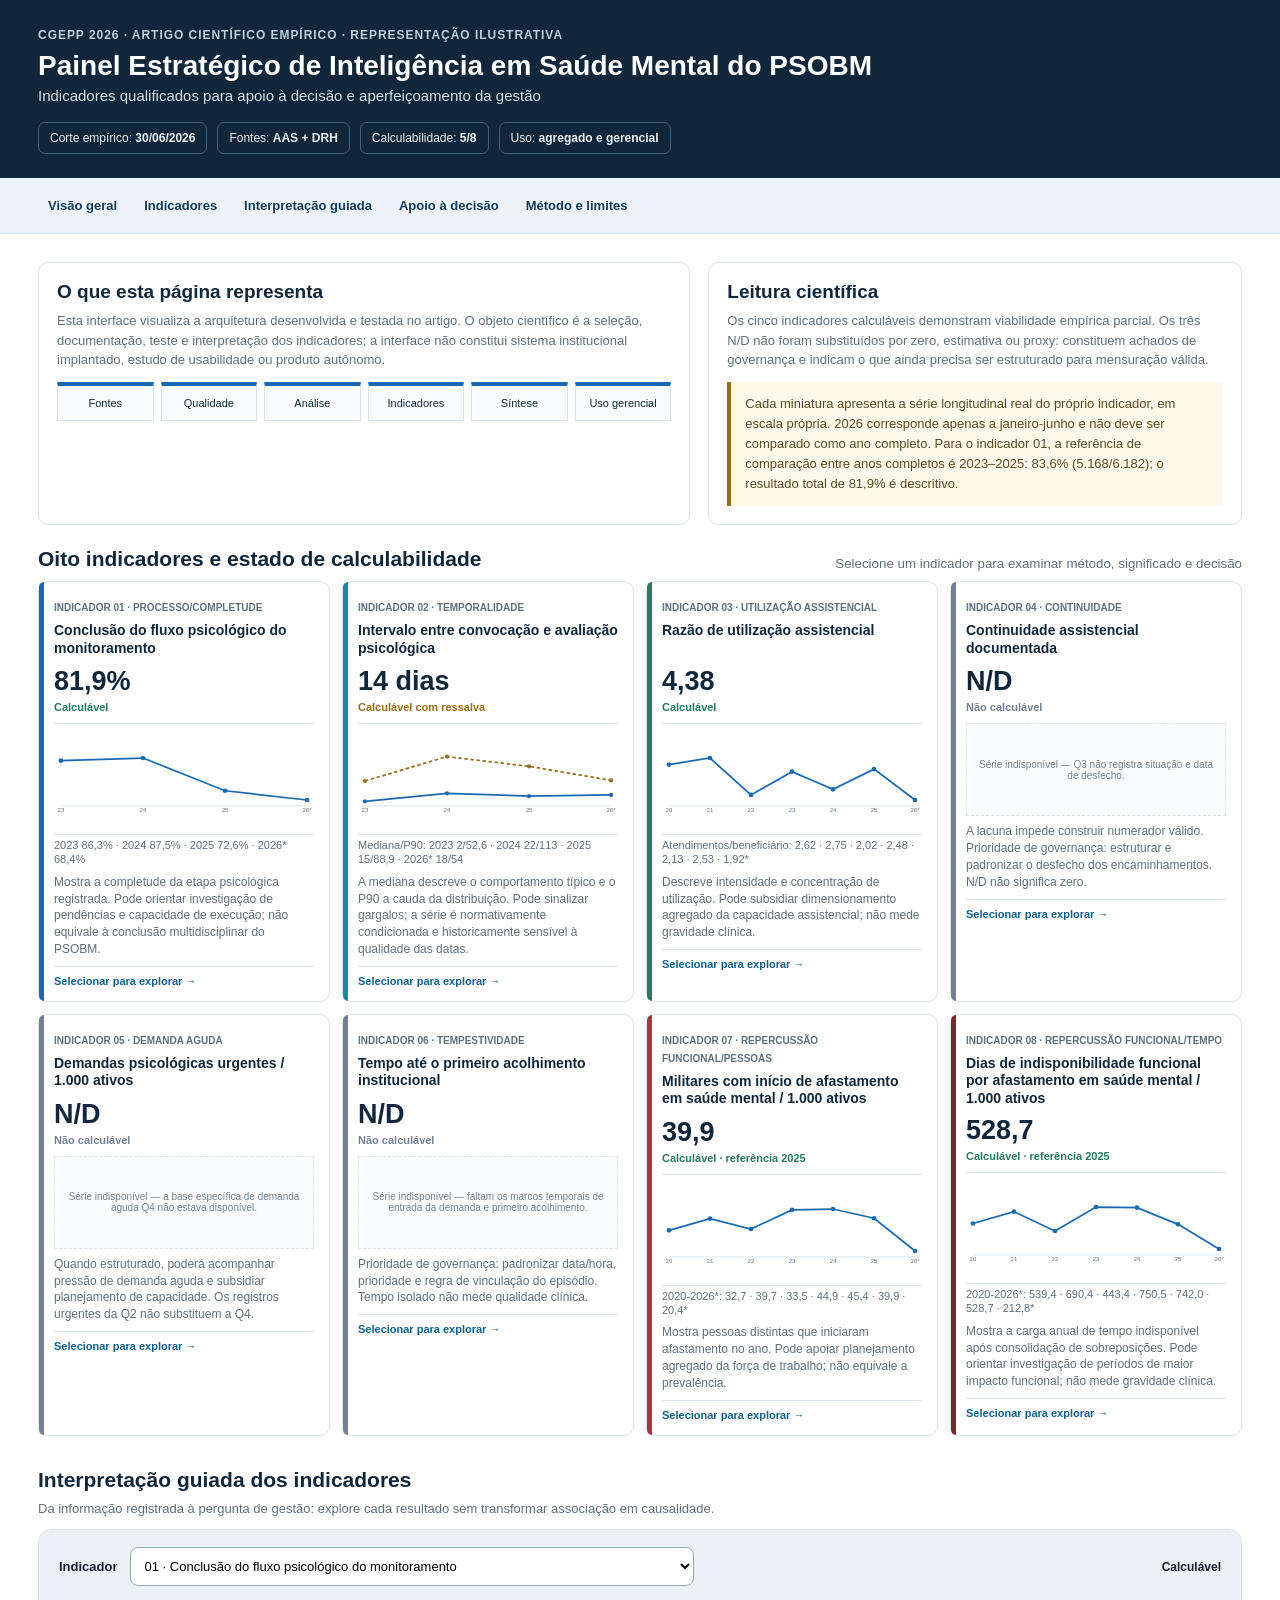
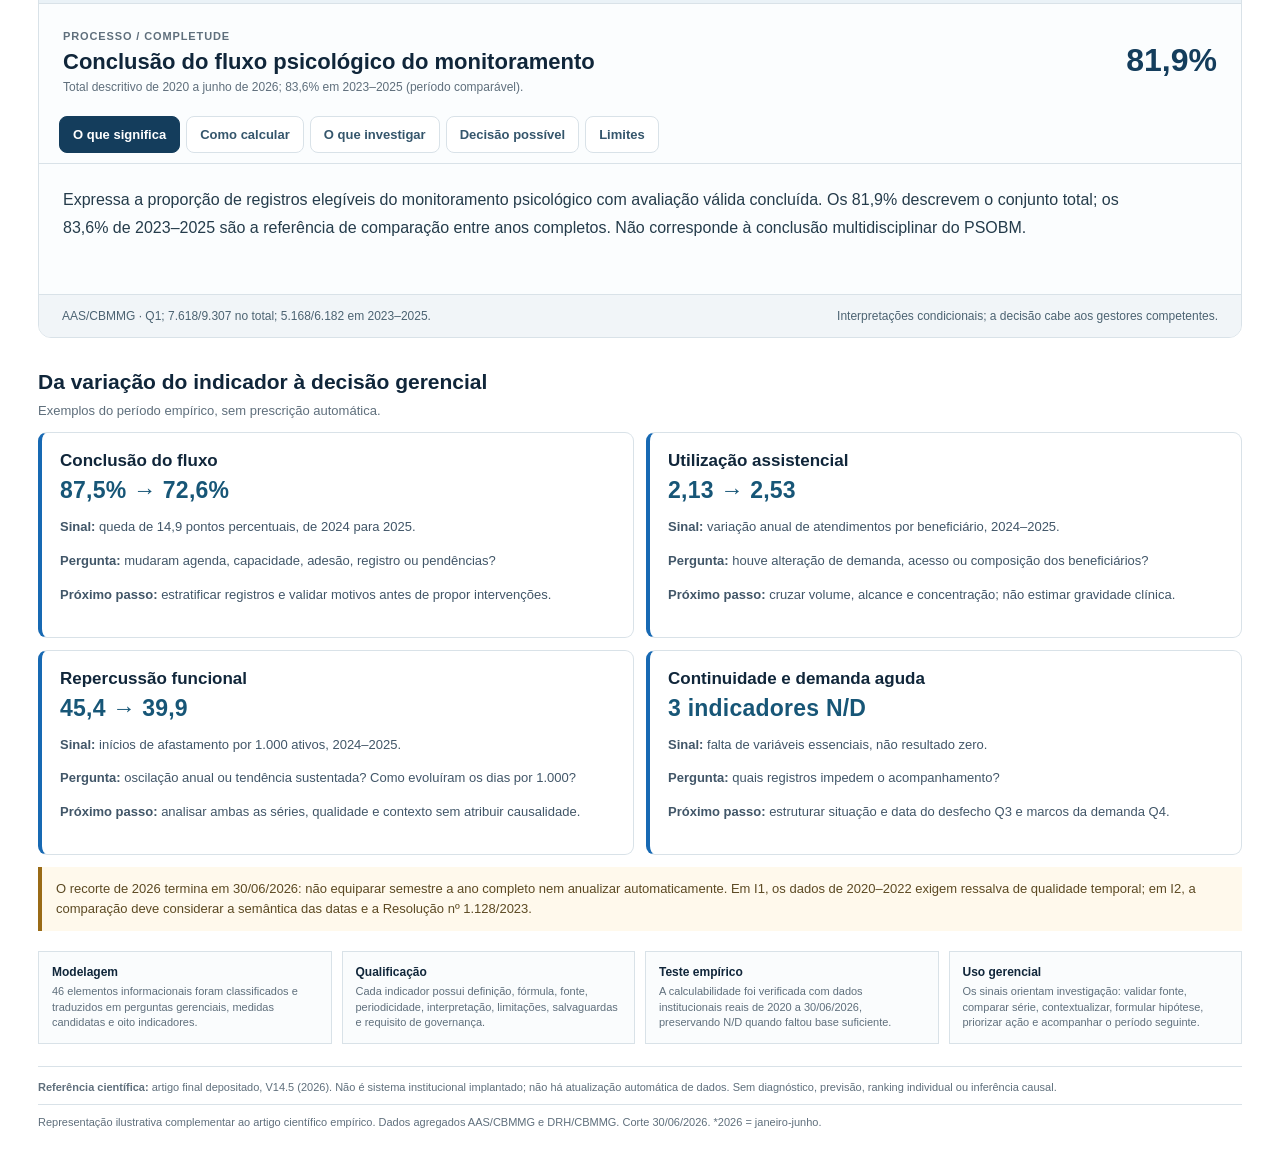
<file: index.html>
<!doctype html>
<html lang="pt-BR"><head><meta charset="utf-8"><meta name="viewport" content="width=device-width,initial-scale=1"><meta http-equiv="refresh" content="0;url=v070.html"><title>Representação ilustrativa - Indicadores qualificados do PSOBM</title><link rel="canonical" href="v070.html"></head><body><p>Redirecionando para a representação ilustrativa complementar ao artigo científico empírico.</p><p><a href="v070.html">Abrir representação ilustrativa V07</a></p></body></html>
</file>
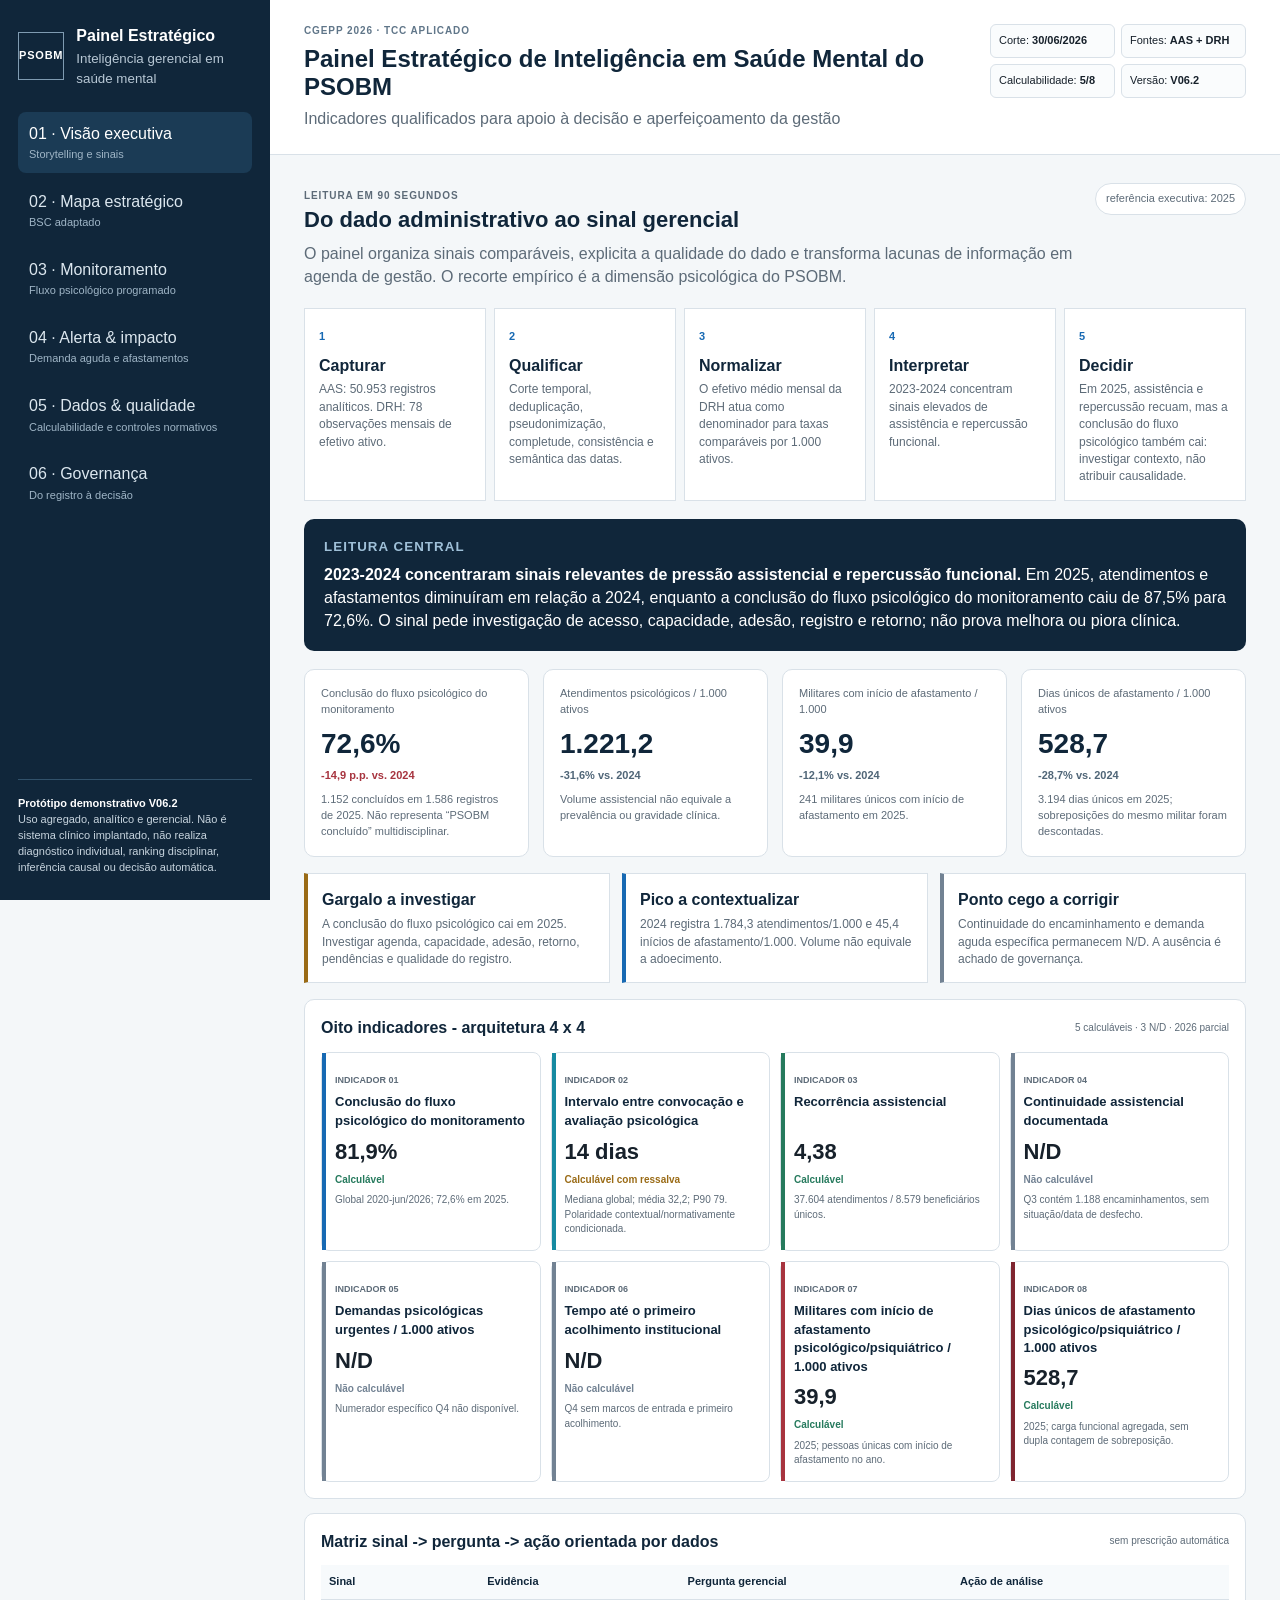
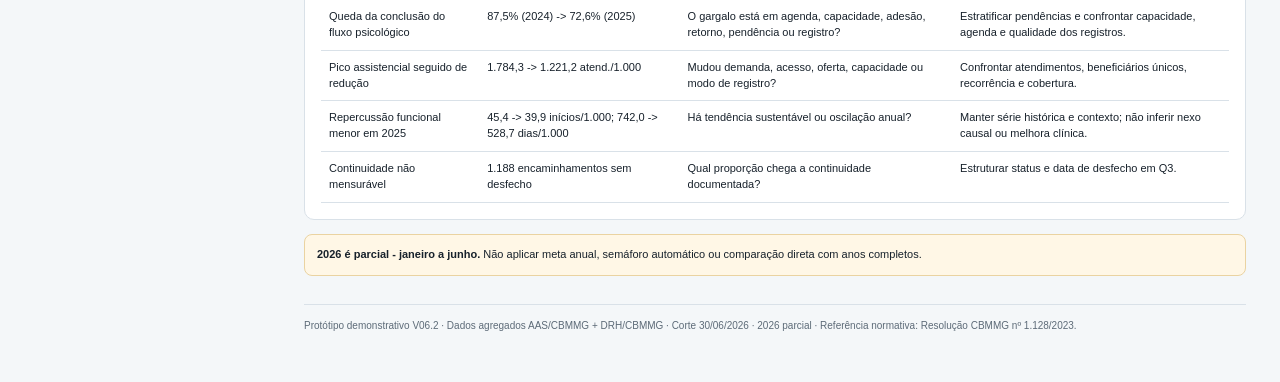
<file: v062.html>
<!doctype html>
<html lang="pt-BR">
<head>
<meta charset="utf-8">
<meta name="viewport" content="width=device-width,initial-scale=1">
<meta name="description" content="Protótipo demonstrativo V06.2 do Painel Estratégico de Inteligência em Saúde Mental do PSOBM, com indicadores qualificados AAS + DRH para apoio à decisão.">
<title>Painel Estratégico de Inteligência em Saúde Mental do PSOBM - V06.2</title>
<style>
:root{--ink:#10263a;--muted:#5d6b78;--line:#d9e1e8;--bg:#f4f7f9;--card:#fff;--blue:#1769b3;--teal:#168aa1;--green:#267a5d;--red:#a7343f;--burg:#7f2530;--gray:#728293;--amber:#9a6b16;--soft:#eaf1f6}
*{box-sizing:border-box}html{scroll-behavior:smooth}body{margin:0;font-family:Arial,Helvetica,sans-serif;background:var(--bg);color:#17212b;line-height:1.45}.shell{display:grid;grid-template-columns:270px 1fr;min-height:100vh}.side{position:sticky;top:0;height:100vh;background:var(--ink);color:#fff;padding:24px 18px;display:flex;flex-direction:column;gap:24px}.brand{display:flex;gap:12px;align-items:center}.mark{width:48px;height:48px;border:1px solid #7f9bb1;display:grid;place-items:center;font-size:11px;font-weight:700;letter-spacing:.8px}.brand b{display:block;font-size:16px}.brand small{display:block;color:#b8c8d5;margin-top:2px}.nav{display:grid;gap:7px}.nav button{border:0;background:transparent;color:#dce7ef;text-align:left;padding:10px 11px;border-radius:8px;cursor:pointer;font:inherit}.nav button:hover,.nav button.active{background:#1b3b55;color:#fff}.nav small{display:block;color:#9fb5c6;font-size:11px;margin-top:2px}.foot{margin-top:auto;border-top:1px solid #31516a;padding-top:16px;font-size:11px;color:#c7d4de}.foot b{color:#fff}.main{min-width:0}.top{background:#fff;border-bottom:1px solid var(--line);padding:24px 34px;display:flex;justify-content:space-between;gap:20px;align-items:flex-start}.eyebrow{text-transform:uppercase;letter-spacing:.09em;font-size:10px;font-weight:700;color:#607689;margin:0 0 6px}.top h1{margin:0;font-size:24px;color:var(--ink);line-height:1.2}.sub{margin:5px 0 0;color:var(--muted)}.meta{display:grid;grid-template-columns:repeat(2,minmax(125px,1fr));gap:6px;font-size:11px}.meta span{border:1px solid var(--line);border-radius:6px;padding:8px;background:#fafcfd}.content{padding:28px 34px 48px}.view{display:none}.view.active{display:block}.section-head{display:flex;justify-content:space-between;gap:20px;align-items:flex-start;margin-bottom:20px}.section-head h2{margin:0;color:var(--ink);font-size:22px}.section-head p{margin:6px 0 0;color:var(--muted);max-width:850px}.pill{border:1px solid var(--line);background:#fff;padding:7px 10px;border-radius:999px;font-size:11px;color:var(--muted);white-space:nowrap}.story{display:grid;grid-template-columns:repeat(5,1fr);gap:8px;margin:18px 0}.story article{background:#fff;border:1px solid var(--line);padding:14px;min-height:120px}.story .n{font-size:11px;font-weight:700;color:var(--blue)}.story b{display:block;margin:8px 0 4px;color:var(--ink)}.story p{margin:0;color:var(--muted);font-size:12px}.callout{background:var(--ink);color:#fff;padding:18px 20px;border-radius:10px;margin:14px 0 18px}.callout small{display:block;color:#9fc0d8;text-transform:uppercase;letter-spacing:.08em;font-weight:700}.callout p{margin:7px 0 0}.grid{display:grid;gap:14px}.four{grid-template-columns:repeat(4,1fr)}.two{grid-template-columns:repeat(2,1fr)}.card,.panel{background:#fff;border:1px solid var(--line);border-radius:10px;padding:16px}.card .label{font-size:11px;color:var(--muted);min-height:34px}.card .value{font-size:28px;font-weight:700;color:var(--ink);margin:4px 0}.delta{font-size:11px;font-weight:700}.down{color:var(--red)}.neutral{color:#506678}.card p{font-size:11px;color:var(--muted);margin:8px 0 0}.signals{display:grid;grid-template-columns:repeat(3,1fr);gap:12px;margin:16px 0}.signal{background:#fff;border:1px solid var(--line);border-left:4px solid var(--blue);padding:14px}.signal.warn{border-left-color:var(--amber)}.signal.gap{border-left-color:var(--gray)}.signal b{color:var(--ink)}.signal p{font-size:12px;color:var(--muted);margin:5px 0 0}.panel{margin:14px 0}.ph{display:flex;justify-content:space-between;gap:16px;align-items:center;margin-bottom:12px}.ph h3{margin:0;color:var(--ink);font-size:16px}.legend{font-size:10px;color:var(--muted)}.kpis{display:grid;grid-template-columns:repeat(4,1fr);gap:10px}.kpi{border:1px solid var(--line);padding:13px;border-radius:8px;position:relative}.kpi:before{content:"";position:absolute;left:0;top:0;bottom:0;width:4px;background:var(--accent)}.kpi .code{font-size:9px;font-weight:700;color:var(--muted)}.kpi b{display:block;color:var(--ink);font-size:13px;min-height:39px;margin:4px 0}.kpi .v{font-size:22px;font-weight:700}.status{font-size:10px;margin-top:5px;font-weight:700}.ok{color:var(--green)}.res{color:var(--amber)}.nd{color:var(--gray)}.kpi p{font-size:10px;color:var(--muted);margin:6px 0 0}.table-wrap{overflow:auto}table{border-collapse:collapse;width:100%;font-size:11px}th,td{border-bottom:1px solid var(--line);text-align:left;padding:9px 8px;vertical-align:top}th{color:var(--ink);background:#f7fafc}.banner{margin:14px 0;background:#fff7e6;border:1px solid #ead3a1;padding:12px;border-radius:8px;font-size:11px}.strategy{display:grid;gap:8px}.persp{background:#fff;border:1px solid var(--line);padding:14px;border-radius:8px}.persp header{display:flex;gap:12px}.persp .num{font-size:18px;color:var(--blue);font-weight:700}.persp p{margin:5px 0 0;color:var(--muted);font-size:12px}.tags{margin-top:8px;display:flex;flex-wrap:wrap;gap:6px}.tags span{font-size:10px;background:var(--soft);padding:4px 7px;border-radius:999px;color:var(--ink)}.arrow{text-align:center;color:#728293}.bars{display:grid;gap:9px}.bar-row{display:grid;grid-template-columns:55px 1fr 65px;gap:10px;align-items:center;font-size:10px}.bar{height:12px;background:#e5ebf0;position:relative}.bar i{display:block;height:100%;background:var(--blue)}.bar.red i{background:var(--red)}.bar.green i{background:var(--green)}.norm-grid{display:grid;grid-template-columns:repeat(3,1fr);gap:10px}.norm{border:1px solid var(--line);background:#fff;padding:13px;border-radius:8px}.norm b{display:block;color:var(--ink);font-size:13px}.norm .rule{font-size:20px;font-weight:700;margin:4px 0}.norm p{font-size:11px;color:var(--muted);margin:0}.norm .nstatus{margin-top:7px;font-size:10px;font-weight:700}.maturity{display:grid;grid-template-columns:repeat(4,1fr);gap:10px}.maturity article{border:1px solid var(--line);background:#fff;padding:13px}.maturity b{color:var(--ink)}.maturity p{font-size:11px;color:var(--muted);margin:5px 0 0}.note{font-size:10px;color:var(--muted)}.footer{margin-top:28px;border-top:1px solid var(--line);padding-top:14px;color:var(--muted);font-size:10px}.print-only{display:none}
@media(max-width:1100px){.four,.kpis{grid-template-columns:repeat(2,1fr)}.story{grid-template-columns:repeat(3,1fr)}.maturity{grid-template-columns:repeat(2,1fr)}}
@media(max-width:760px){.shell{display:block}.side{position:relative;height:auto}.nav{grid-template-columns:repeat(2,1fr)}.top{display:block;padding:20px}.meta{margin-top:14px}.content{padding:20px}.two,.four,.signals,.norm-grid,.maturity,.story,.kpis{grid-template-columns:1fr}.section-head{display:block}.pill{display:inline-block;margin-top:10px}}
@media print{.side{display:none}.shell{display:block}.top{padding:12mm}.content{padding:8mm 12mm}.view{display:block!important;page-break-after:always}.print-only{display:block}}
</style>
</head>
<body>
<div class="shell">
<aside class="side">
  <div class="brand"><div class="mark">PSOBM</div><div><b>Painel Estratégico</b><small>Inteligência gerencial em saúde mental</small></div></div>
  <nav class="nav">
    <button class="active" data-view="executivo">01 · Visão executiva<small>Storytelling e sinais</small></button>
    <button data-view="bsc">02 · Mapa estratégico<small>BSC adaptado</small></button>
    <button data-view="monitoramento">03 · Monitoramento<small>Fluxo psicológico programado</small></button>
    <button data-view="impacto">04 · Alerta & impacto<small>Demanda aguda e afastamentos</small></button>
    <button data-view="qualidade">05 · Dados & qualidade<small>Calculabilidade e controles normativos</small></button>
    <button data-view="governanca">06 · Governança<small>Do registro à decisão</small></button>
  </nav>
  <div class="foot"><b>Protótipo demonstrativo V06.2</b><br>Uso agregado, analítico e gerencial. Não é sistema clínico implantado, não realiza diagnóstico individual, ranking disciplinar, inferência causal ou decisão automática.</div>
</aside>
<main class="main">
<header class="top">
  <div><p class="eyebrow">CGEPP 2026 · TCC aplicado</p><h1>Painel Estratégico de Inteligência em Saúde Mental do PSOBM</h1><p class="sub">Indicadores qualificados para apoio à decisão e aperfeiçoamento da gestão</p></div>
  <div class="meta"><span>Corte: <b>30/06/2026</b></span><span>Fontes: <b>AAS + DRH</b></span><span>Calculabilidade: <b>5/8</b></span><span>Versão: <b>V06.2</b></span></div>
</header>
<div class="content">
<section class="view active" id="executivo">
  <div class="section-head"><div><p class="eyebrow">Leitura em 90 segundos</p><h2>Do dado administrativo ao sinal gerencial</h2><p>O painel organiza sinais comparáveis, explicita a qualidade do dado e transforma lacunas de informação em agenda de gestão. O recorte empírico é a dimensão psicológica do PSOBM.</p></div><span class="pill">referência executiva: 2025</span></div>
  <div class="story">
    <article><span class="n">1</span><b>Capturar</b><p>AAS: 50.953 registros analíticos. DRH: 78 observações mensais de efetivo ativo.</p></article>
    <article><span class="n">2</span><b>Qualificar</b><p>Corte temporal, deduplicação, pseudonimização, completude, consistência e semântica das datas.</p></article>
    <article><span class="n">3</span><b>Normalizar</b><p>O efetivo médio mensal da DRH atua como denominador para taxas comparáveis por 1.000 ativos.</p></article>
    <article><span class="n">4</span><b>Interpretar</b><p>2023-2024 concentram sinais elevados de assistência e repercussão funcional.</p></article>
    <article><span class="n">5</span><b>Decidir</b><p>Em 2025, assistência e repercussão recuam, mas a conclusão do fluxo psicológico também cai: investigar contexto, não atribuir causalidade.</p></article>
  </div>
  <div class="callout"><small>Leitura central</small><p><b>2023-2024 concentraram sinais relevantes de pressão assistencial e repercussão funcional.</b> Em 2025, atendimentos e afastamentos diminuíram em relação a 2024, enquanto a conclusão do fluxo psicológico do monitoramento caiu de 87,5% para 72,6%. O sinal pede investigação de acesso, capacidade, adesão, registro e retorno; não prova melhora ou piora clínica.</p></div>
  <div class="grid four">
    <article class="card"><div class="label">Conclusão do fluxo psicológico do monitoramento</div><div class="value">72,6%</div><div class="delta down">-14,9 p.p. vs. 2024</div><p>1.152 concluídos em 1.586 registros de 2025. Não representa “PSOBM concluído” multidisciplinar.</p></article>
    <article class="card"><div class="label">Atendimentos psicológicos / 1.000 ativos</div><div class="value">1.221,2</div><div class="delta neutral">-31,6% vs. 2024</div><p>Volume assistencial não equivale a prevalência ou gravidade clínica.</p></article>
    <article class="card"><div class="label">Militares com início de afastamento / 1.000</div><div class="value">39,9</div><div class="delta neutral">-12,1% vs. 2024</div><p>241 militares únicos com início de afastamento em 2025.</p></article>
    <article class="card"><div class="label">Dias únicos de afastamento / 1.000 ativos</div><div class="value">528,7</div><div class="delta neutral">-28,7% vs. 2024</div><p>3.194 dias únicos em 2025; sobreposições do mesmo militar foram descontadas.</p></article>
  </div>
  <div class="signals">
    <article class="signal warn"><b>Gargalo a investigar</b><p>A conclusão do fluxo psicológico cai em 2025. Investigar agenda, capacidade, adesão, retorno, pendências e qualidade do registro.</p></article>
    <article class="signal"><b>Pico a contextualizar</b><p>2024 registra 1.784,3 atendimentos/1.000 e 45,4 inícios de afastamento/1.000. Volume não equivale a adoecimento.</p></article>
    <article class="signal gap"><b>Ponto cego a corrigir</b><p>Continuidade do encaminhamento e demanda aguda específica permanecem N/D. A ausência é achado de governança.</p></article>
  </div>
  <div class="panel"><div class="ph"><h3>Oito indicadores - arquitetura 4 x 4</h3><span class="legend">5 calculáveis · 3 N/D · 2026 parcial</span></div><div class="kpis">
    <article class="kpi" style="--accent:#1769b3"><span class="code">INDICADOR 01</span><b>Conclusão do fluxo psicológico do monitoramento</b><div class="v">81,9%</div><div class="status ok">Calculável</div><p>Global 2020-jun/2026; 72,6% em 2025.</p></article>
    <article class="kpi" style="--accent:#168aa1"><span class="code">INDICADOR 02</span><b>Intervalo entre convocação e avaliação psicológica</b><div class="v">14 dias</div><div class="status res">Calculável com ressalva</div><p>Mediana global; média 32,2; P90 79. Polaridade contextual/normativamente condicionada.</p></article>
    <article class="kpi" style="--accent:#267a5d"><span class="code">INDICADOR 03</span><b>Recorrência assistencial</b><div class="v">4,38</div><div class="status ok">Calculável</div><p>37.604 atendimentos / 8.579 beneficiários únicos.</p></article>
    <article class="kpi" style="--accent:#728293"><span class="code">INDICADOR 04</span><b>Continuidade assistencial documentada</b><div class="v">N/D</div><div class="status nd">Não calculável</div><p>Q3 contém 1.188 encaminhamentos, sem situação/data de desfecho.</p></article>
    <article class="kpi" style="--accent:#728293"><span class="code">INDICADOR 05</span><b>Demandas psicológicas urgentes / 1.000 ativos</b><div class="v">N/D</div><div class="status nd">Não calculável</div><p>Numerador específico Q4 não disponível.</p></article>
    <article class="kpi" style="--accent:#728293"><span class="code">INDICADOR 06</span><b>Tempo até o primeiro acolhimento institucional</b><div class="v">N/D</div><div class="status nd">Não calculável</div><p>Q4 sem marcos de entrada e primeiro acolhimento.</p></article>
    <article class="kpi" style="--accent:#a7343f"><span class="code">INDICADOR 07</span><b>Militares com início de afastamento psicológico/psiquiátrico / 1.000 ativos</b><div class="v">39,9</div><div class="status ok">Calculável</div><p>2025; pessoas únicas com início de afastamento no ano.</p></article>
    <article class="kpi" style="--accent:#7f2530"><span class="code">INDICADOR 08</span><b>Dias únicos de afastamento psicológico/psiquiátrico / 1.000 ativos</b><div class="v">528,7</div><div class="status ok">Calculável</div><p>2025; carga funcional agregada, sem dupla contagem de sobreposição.</p></article>
  </div></div>
  <div class="panel"><div class="ph"><h3>Matriz sinal -> pergunta -> ação orientada por dados</h3><span class="legend">sem prescrição automática</span></div><div class="table-wrap"><table><thead><tr><th>Sinal</th><th>Evidência</th><th>Pergunta gerencial</th><th>Ação de análise</th></tr></thead><tbody>
    <tr><td>Queda da conclusão do fluxo psicológico</td><td>87,5% (2024) -> 72,6% (2025)</td><td>O gargalo está em agenda, capacidade, adesão, retorno, pendência ou registro?</td><td>Estratificar pendências e confrontar capacidade, agenda e qualidade dos registros.</td></tr>
    <tr><td>Pico assistencial seguido de redução</td><td>1.784,3 -> 1.221,2 atend./1.000</td><td>Mudou demanda, acesso, oferta, capacidade ou modo de registro?</td><td>Confrontar atendimentos, beneficiários únicos, recorrência e cobertura.</td></tr>
    <tr><td>Repercussão funcional menor em 2025</td><td>45,4 -> 39,9 inícios/1.000; 742,0 -> 528,7 dias/1.000</td><td>Há tendência sustentável ou oscilação anual?</td><td>Manter série histórica e contexto; não inferir nexo causal ou melhora clínica.</td></tr>
    <tr><td>Continuidade não mensurável</td><td>1.188 encaminhamentos sem desfecho</td><td>Qual proporção chega a continuidade documentada?</td><td>Estruturar status e data de desfecho em Q3.</td></tr>
  </tbody></table></div></div>
  <div class="banner"><b>2026 é parcial - janeiro a junho.</b> Não aplicar meta anual, semáforo automático ou comparação direta com anos completos.</div>
</section>
<section class="view" id="bsc">
  <div class="section-head"><div><p class="eyebrow">Arquitetura de estratégia</p><h2>Mapa estratégico - BSC adaptado ao PSOBM</h2><p>O BSC organiza a lógica de encadeamento gerencial; não cria novo conjunto de indicadores.</p></div><span class="pill">4 perspectivas · 8 indicadores</span></div>
  <div class="strategy">
    <article class="persp"><header><span class="num">04</span><div><b>Resultado institucional</b><div class="note">Disponibilidade e repercussão funcional</div></div></header><p>Acompanhar pessoas com início de afastamento e carga de dias, sem converter afastamento em julgamento individual.</p><div class="tags"><span>Indicador 07</span><span>Indicador 08</span></div></article><div class="arrow">↑</div>
    <article class="persp"><header><span class="num">03</span><div><b>Acesso e cuidado</b><div class="note">Utilização, continuidade e resposta</div></div></header><p>Qualificar utilização assistencial, continuidade do encaminhamento e capacidade de resposta a demandas agudas.</p><div class="tags"><span>Indicadores 03-06</span></div></article><div class="arrow">↑</div>
    <article class="persp"><header><span class="num">02</span><div><b>Processos internos</b><div class="note">Execução e temporalidade do monitoramento psicológico</div></div></header><p>Acompanhar conclusão e intervalo entre convocação e avaliação, respeitando qualidade das datas e controles normativos.</p><div class="tags"><span>Indicador 01</span><span>Indicador 02</span></div></article><div class="arrow">↑</div>
    <article class="persp"><header><span class="num">01</span><div><b>Aprendizado & governança de dados</b><div class="note">Base habilitadora</div></div></header><p>Padronizar registros, integrar AAS-DRH, versionar fórmulas e transformar lacunas em requisitos informacionais.</p><div class="tags"><span>5/8 calculáveis</span><span>78/78 meses DRH</span><span>3 lacunas críticas</span></div></article>
  </div>
</section>
<section class="view" id="monitoramento">
  <div class="section-head"><div><p class="eyebrow">Módulo programado/longitudinal</p><h2>Fluxo psicológico do monitoramento do PSOBM</h2><p>Conclusão, intervalo temporal, recorrência assistencial e continuidade documentada. A conclusão psicológica não equivale à conclusão multidisciplinar do PSOBM.</p></div><span class="pill">Q1 + Q2 + Q3</span></div>
  <div class="grid two">
    <div class="panel"><div class="ph"><h3>Conclusão por ciclo</h3><span class="legend">% de registros elegíveis</span></div><div class="bars">
      <div class="bar-row"><span>2023</span><div class="bar green"><i style="width:86.3%"></i></div><b>86,3%</b></div>
      <div class="bar-row"><span>2024</span><div class="bar green"><i style="width:87.5%"></i></div><b>87,5%</b></div>
      <div class="bar-row"><span>2025</span><div class="bar red"><i style="width:72.6%"></i></div><b>72,6%</b></div>
      <div class="bar-row"><span>2026*</span><div class="bar"><i style="width:68.4%"></i></div><b>68,4%</b></div>
    </div><p class="note">*2026 parcial. A taxa mede o fluxo psicológico da Q1, não o PSOBM integral.</p></div>
    <div class="panel"><div class="ph"><h3>Intervalo convocação -> avaliação</h3><span class="legend">mediana | P90</span></div><table><thead><tr><th>Ciclo</th><th>Mediana</th><th>P90</th></tr></thead><tbody><tr><td>2023</td><td>2 dias</td><td>52,6</td></tr><tr><td>2024</td><td>22 dias</td><td>113</td></tr><tr><td>2025</td><td>15 dias</td><td>88,9</td></tr><tr><td>2026*</td><td>18 dias</td><td>54</td></tr></tbody></table><p class="note"><b>Polaridade contextual/normativamente condicionada.</b> A Resolução nº 1.128/2023 prevê antecedência mínima de 15 dias na convocação; intervalos inferiores não são automaticamente “melhores”. A série histórica exige validação da semântica das datas.</p></div>
  </div>
  <div class="panel"><div class="ph"><h3>Recorrência assistencial</h3><span class="legend">37.604 atendimentos · 8.579 beneficiários</span></div><p><b>Razão global: 4,38 atendimentos/beneficiário.</b> Mediana individual 2; P90 8. Os 10% com maior frequência concentram 49,7% dos registros. A medida informa utilização e concentração de capacidade, não gravidade clínica.</p></div>
  <div class="panel"><div class="ph"><h3>Continuidade assistencial</h3><span class="legend">N/D</span></div><p>A Q3 contém 1.188 encaminhamentos, mas não registra situação e data de desfecho. O volume de encaminhamentos não é proxy de continuidade concluída.</p></div>
</section>
<section class="view" id="impacto">
  <div class="section-head"><div><p class="eyebrow">Módulo alerta/demanda aguda</p><h2>Pressão aguda e repercussão funcional</h2><p>A demanda aguda específica permanece não calculável por ausência da Q4. Afastamentos e dias expressam repercussão funcional agregada, não prevalência clínica.</p></div><span class="pill">Q4 N/D · Q5 + DRH</span></div>
  <div class="grid two">
    <div class="panel"><div class="ph"><h3>Inícios de afastamento / 1.000 ativos</h3><span class="legend">pessoas únicas</span></div><div class="bars"><div class="bar-row"><span>2020</span><div class="bar red"><i style="width:72%"></i></div><b>32,7</b></div><div class="bar-row"><span>2021</span><div class="bar red"><i style="width:87%"></i></div><b>39,7</b></div><div class="bar-row"><span>2022</span><div class="bar red"><i style="width:74%"></i></div><b>33,5</b></div><div class="bar-row"><span>2023</span><div class="bar red"><i style="width:99%"></i></div><b>44,9</b></div><div class="bar-row"><span>2024</span><div class="bar red"><i style="width:100%"></i></div><b>45,4</b></div><div class="bar-row"><span>2025</span><div class="bar red"><i style="width:88%"></i></div><b>39,9</b></div></div></div>
    <div class="panel"><div class="ph"><h3>Dias únicos / 1.000 ativos</h3><span class="legend">carga funcional</span></div><div class="bars"><div class="bar-row"><span>2020</span><div class="bar red"><i style="width:72%"></i></div><b>539,4</b></div><div class="bar-row"><span>2021</span><div class="bar red"><i style="width:92%"></i></div><b>690,4</b></div><div class="bar-row"><span>2022</span><div class="bar red"><i style="width:59%"></i></div><b>443,4</b></div><div class="bar-row"><span>2023</span><div class="bar red"><i style="width:100%"></i></div><b>750,5</b></div><div class="bar-row"><span>2024</span><div class="bar red"><i style="width:99%"></i></div><b>742,0</b></div><div class="bar-row"><span>2025</span><div class="bar red"><i style="width:70%"></i></div><b>528,7</b></div></div></div>
  </div>
  <div class="panel"><h3>Demanda aguda: ponto cego explícito</h3><p>Os 294 atendimentos marcados como “urgentes” na Q2 não substituem Q4, porque não contêm os marcos e atributos do episódio agudo necessários aos Indicadores 05 e 06. O painel mantém N/D para preservar validade conceitual.</p></div>
</section>
<section class="view" id="qualidade">
  <div class="section-head"><div><p class="eyebrow">Qualidade e conformidade</p><h2>Calculabilidade e controles normativos do PSOBM</h2><p>Os controles abaixo são requisitos operacionais/normativos e não ampliam o portfólio de oito indicadores estratégicos. Quando a fonte não permite mensuração válida, o painel exibe N/D.</p></div><span class="pill">Resolução nº 1.128/2023</span></div>
  <div class="norm-grid">
    <article class="norm"><b>Execução acumulada prevista</b><div class="rule">25% · 50% · 75% · 100%</div><p>Referências mínimas por trimestre para tropa apta à convocação.</p><div class="nstatus nd">N/D - denominador operacional de aptos não estruturado nesta pesquisa</div></article>
    <article class="norm"><b>Antecedência da convocação</b><div class="rule">≥ 15 dias</div><p>A convocação deve informar data, hora, local e questionários com antecedência mínima.</p><div class="nstatus res">Requer validação semântica das datas Q1 antes de calcular conformidade</div></article>
    <article class="norm"><b>Prazo de conclusão do PSOBM</b><div class="rule">60 + 30 dias</div><p>Até 60 dias desde a consulta inicial, prorrogável por mais 30 a critério responsável.</p><div class="nstatus nd">N/D - marcos multidisciplinares completos não estão nas bases desta pesquisa</div></article>
    <article class="norm"><b>Consultas previstas x realizadas</b><div class="rule">N/D</div><p>Controle trimestral previsto para monitoramento e avaliação do programa.</p><div class="nstatus nd">Requer agenda/planejamento estruturado e realizado por especialidade</div></article>
    <article class="norm"><b>Faltas e reagendamentos</b><div class="rule">N/D</div><p>Úteis para explicar capacidade, perda de agenda e pendências do fluxo.</p><div class="nstatus nd">Requer status operacional padronizado</div></article>
    <article class="norm"><b>Questionários prévios</b><div class="rule">N/D</div><p>O preenchimento antecede a consulta psicológica conforme fluxo normativo.</p><div class="nstatus nd">Requer campo estruturado de preenchimento/validação</div></article>
  </div>
  <div class="panel"><div class="ph"><h3>Estado das fontes</h3><span class="legend">governança como resultado</span></div><table><thead><tr><th>Fonte</th><th>Uso</th><th>Qualidade/limite</th></tr></thead><tbody><tr><td>Q1</td><td>Conclusão e intervalo</td><td>Datas históricas instáveis; validar semântica e regra de carga.</td></tr><tr><td>Q2</td><td>Atendimentos e recorrência</td><td>Calculável após deduplicação; “urgente” não substitui Q4.</td></tr><tr><td>Q3</td><td>Encaminhamentos</td><td>Desfecho ausente em 100% dos 1.188 registros.</td></tr><tr><td>Q4</td><td>Demanda aguda</td><td>Base específica não disponível.</td></tr><tr><td>Q5</td><td>Afastamentos e dias</td><td>Calculável após corte e consolidação de sobreposições.</td></tr><tr><td>DRH</td><td>Denominador</td><td>78/78 meses disponíveis; integração agregada.</td></tr></tbody></table></div>
</section>
<section class="view" id="governanca">
  <div class="section-head"><div><p class="eyebrow">Do registro à decisão</p><h2>Governança, maturidade analítica e limites de uso</h2><p>O painel é uma superfície de síntese. A decisão permanece humana, contextual e tecnicamente responsável.</p></div><span class="pill">dados -> informação -> conhecimento -> decisão</span></div>
  <div class="maturity"><article><b>Descritiva</b><p><strong>Realizada.</strong> Frequências, proporções, razões, média, mediana, P90, séries e taxas por 1.000 ativos.</p></article><article><b>Diagnóstica</b><p><strong>Apoio à investigação.</strong> Sinaliza padrões, gargalos e perguntas; não demonstra causalidade.</p></article><article><b>Preditiva</b><p><strong>Futura.</strong> Somente após estabilidade, comparabilidade e validação das séries; não realizada neste TCC.</p></article><article><b>Prescritiva</b><p><strong>Humana/colegiada.</strong> O painel não recomenda condutas clínicas nem executa decisões automáticas.</p></article></div>
  <div class="panel"><h3>Responsabilidades</h3><table><thead><tr><th>Camada</th><th>Responsabilidade</th></tr></thead><tbody><tr><td>Alta gestão</td><td>Define finalidade, prioridade e decisão institucional associada.</td></tr><tr><td>Área técnica</td><td>Valida conceito, fórmula, interpretação, limites e uso ético.</td></tr><tr><td>Produtores do dado</td><td>Asseguram registro, qualidade, atualização e dicionário.</td></tr><tr><td>Tecnologia</td><td>Sustenta integração, segurança, perfis de acesso, versionamento e rastreabilidade.</td></tr></tbody></table></div>
  <div class="callout"><small>Princípio de uso</small><p><b>O painel informa onde olhar; não determina o que pensar.</b> Nenhum indicador isolado substitui investigação técnica, contexto institucional ou decisão profissional.</p></div>
  <div class="panel"><h3>Salvaguardas</h3><p>Publicação apenas agregada; pseudonimização estável para análises longitudinais necessárias; integração DRH apenas por período/denominador; ausência preservada como N/D; proibição de ranking disciplinar, diagnóstico individual, causalidade automática e exposição de dados sensíveis.</p></div>
</section>
<footer class="footer">Protótipo demonstrativo V06.2 · Dados agregados AAS/CBMMG + DRH/CBMMG · Corte 30/06/2026 · 2026 parcial · Referência normativa: Resolução CBMMG nº 1.128/2023.</footer>
</div>
</main>
</div>
<script>
const buttons=[...document.querySelectorAll('.nav button')];const views=[...document.querySelectorAll('.view')];buttons.forEach(b=>b.addEventListener('click',()=>{buttons.forEach(x=>x.classList.remove('active'));views.forEach(v=>v.classList.remove('active'));b.classList.add('active');document.getElementById(b.dataset.view).classList.add('active');window.scrollTo({top:0,behavior:'smooth'})}));
</script>
</body>
</html>
</file>
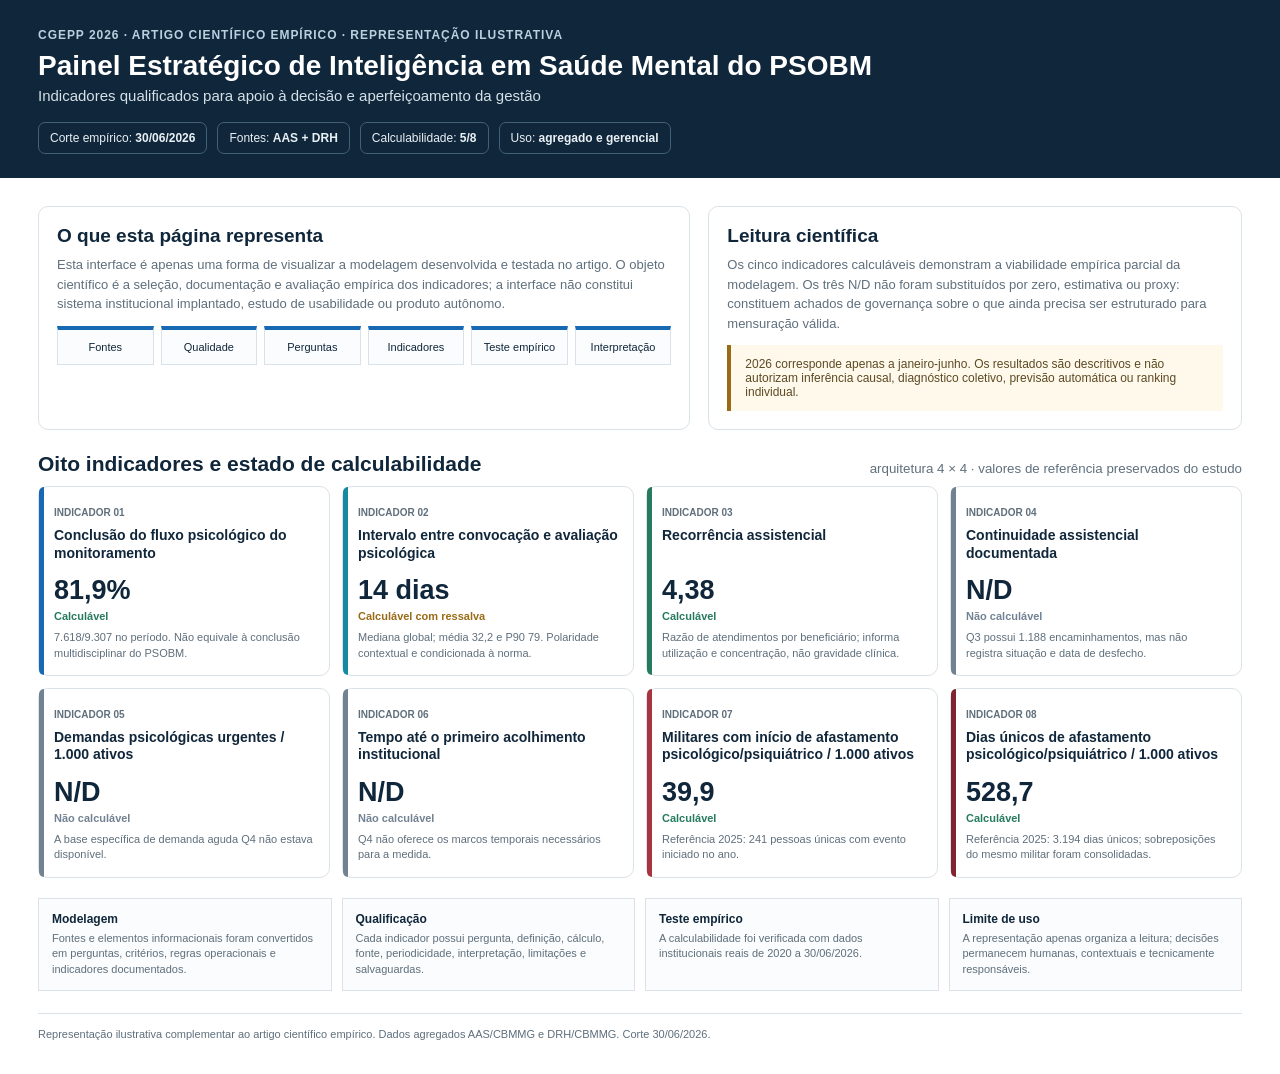
<file: v063.html>
<!doctype html>
<html lang="pt-BR">
<head>
<meta charset="utf-8">
<meta name="viewport" content="width=device-width,initial-scale=1">
<meta name="description" content="Representação ilustrativa da modelagem de indicadores qualificados do artigo científico empírico sobre saúde mental do PSOBM.">
<title>Representação ilustrativa - Indicadores qualificados do PSOBM</title>
<style>
:root{--ink:#10263a;--muted:#5f6f7c;--line:#d9e2e8;--bg:#f5f7f9;--card:#fff;--blue:#1769b3;--teal:#168aa1;--green:#267a5d;--red:#a7343f;--burg:#7f2530;--gray:#738292;--amber:#9a6b16}
*{box-sizing:border-box}body{margin:0;font-family:Arial,Helvetica,sans-serif;background:var(--bg);color:#17212b}.wrap{max-width:1580px;margin:0 auto;background:#fff;min-height:100vh}.head{background:var(--ink);color:#fff;padding:28px 38px 24px}.eyebrow{font-size:12px;letter-spacing:.08em;text-transform:uppercase;color:#bad0df;font-weight:700}.head h1{font-size:28px;line-height:1.15;margin:8px 0 5px}.head p{margin:0;color:#d5e1e9;font-size:15px}.meta{display:flex;gap:10px;flex-wrap:wrap;margin-top:18px}.meta span{border:1px solid #426177;border-radius:7px;padding:8px 11px;font-size:12px;color:#e9f0f5}.body{padding:28px 38px 34px}.intro{display:grid;grid-template-columns:1.1fr .9fr;gap:18px;margin-bottom:22px}.box{border:1px solid var(--line);background:#fff;border-radius:10px;padding:18px}.box h2{margin:0 0 8px;color:var(--ink);font-size:19px}.box p{margin:0;color:var(--muted);font-size:13px;line-height:1.5}.flow{display:grid;grid-template-columns:repeat(6,1fr);gap:7px;margin-top:12px}.flow span{border:1px solid var(--line);border-top:4px solid var(--blue);padding:11px 8px;text-align:center;font-size:11px;color:var(--ink);background:#fafcfd}.note{border-left:4px solid var(--amber);background:#fff9ec;padding:12px 14px;font-size:12px;color:#5c4a23;margin-top:12px}.subhead{display:flex;justify-content:space-between;align-items:end;gap:15px;margin:20px 0 10px}.subhead h2{margin:0;font-size:21px;color:var(--ink)}.subhead small{color:var(--muted)}.kpis{display:grid;grid-template-columns:repeat(4,1fr);gap:12px}.kpi{position:relative;border:1px solid var(--line);background:var(--card);border-radius:10px;padding:15px 15px 14px;min-height:182px}.kpi:before{content:"";position:absolute;left:0;top:0;bottom:0;width:5px;border-radius:10px 0 0 10px;background:var(--accent)}.code{font-size:10px;font-weight:700;color:var(--muted)}.kpi h3{font-size:14px;line-height:1.25;color:var(--ink);margin:7px 0 12px;min-height:36px}.value{font-size:27px;font-weight:700;color:var(--ink)}.status{font-size:11px;font-weight:700;margin-top:4px}.ok{color:var(--green)}.res{color:var(--amber)}.nd{color:var(--gray)}.kpi p{font-size:11px;color:var(--muted);line-height:1.4;margin:8px 0 0}.method{margin-top:20px;display:grid;grid-template-columns:repeat(4,1fr);gap:10px}.method article{border:1px solid var(--line);background:#fafcfd;padding:13px}.method b{display:block;color:var(--ink);font-size:12px}.method p{font-size:11px;color:var(--muted);margin:5px 0 0;line-height:1.4}.footer{margin-top:22px;border-top:1px solid var(--line);padding-top:14px;font-size:11px;color:var(--muted)}
@media(max-width:900px){.intro{grid-template-columns:1fr}.flow{grid-template-columns:repeat(2,1fr)}.kpis{grid-template-columns:repeat(2,1fr)}.method{grid-template-columns:1fr 1fr}}
@media(max-width:560px){.head,.body{padding-left:18px;padding-right:18px}.kpis,.method{grid-template-columns:1fr}.flow{grid-template-columns:1fr}}
</style>
</head>
<body>
<div class="wrap">
<header class="head">
<div class="eyebrow">CGEPP 2026 · Artigo científico empírico · representação ilustrativa</div>
<h1>Painel Estratégico de Inteligência em Saúde Mental do PSOBM</h1>
<p>Indicadores qualificados para apoio à decisão e aperfeiçoamento da gestão</p>
<div class="meta"><span>Corte empírico: <b>30/06/2026</b></span><span>Fontes: <b>AAS + DRH</b></span><span>Calculabilidade: <b>5/8</b></span><span>Uso: <b>agregado e gerencial</b></span></div>
</header>
<main class="body">
<section class="intro">
<div class="box"><h2>O que esta página representa</h2><p>Esta interface é apenas uma forma de visualizar a modelagem desenvolvida e testada no artigo. O objeto científico é a seleção, documentação e avaliação empírica dos indicadores; a interface não constitui sistema institucional implantado, estudo de usabilidade ou produto autônomo.</p><div class="flow"><span>Fontes</span><span>Qualidade</span><span>Perguntas</span><span>Indicadores</span><span>Teste empírico</span><span>Interpretação</span></div></div>
<div class="box"><h2>Leitura científica</h2><p>Os cinco indicadores calculáveis demonstram a viabilidade empírica parcial da modelagem. Os três N/D não foram substituídos por zero, estimativa ou proxy: constituem achados de governança sobre o que ainda precisa ser estruturado para mensuração válida.</p><div class="note">2026 corresponde apenas a janeiro-junho. Os resultados são descritivos e não autorizam inferência causal, diagnóstico coletivo, previsão automática ou ranking individual.</div></div>
</section>
<div class="subhead"><h2>Oito indicadores e estado de calculabilidade</h2><small>arquitetura 4 × 4 · valores de referência preservados do estudo</small></div>
<section class="kpis">
<article class="kpi" style="--accent:var(--blue)"><span class="code">INDICADOR 01</span><h3>Conclusão do fluxo psicológico do monitoramento</h3><div class="value">81,9%</div><div class="status ok">Calculável</div><p>7.618/9.307 no período. Não equivale à conclusão multidisciplinar do PSOBM.</p></article>
<article class="kpi" style="--accent:var(--teal)"><span class="code">INDICADOR 02</span><h3>Intervalo entre convocação e avaliação psicológica</h3><div class="value">14 dias</div><div class="status res">Calculável com ressalva</div><p>Mediana global; média 32,2 e P90 79. Polaridade contextual e condicionada à norma.</p></article>
<article class="kpi" style="--accent:var(--green)"><span class="code">INDICADOR 03</span><h3>Recorrência assistencial</h3><div class="value">4,38</div><div class="status ok">Calculável</div><p>Razão de atendimentos por beneficiário; informa utilização e concentração, não gravidade clínica.</p></article>
<article class="kpi" style="--accent:var(--gray)"><span class="code">INDICADOR 04</span><h3>Continuidade assistencial documentada</h3><div class="value">N/D</div><div class="status nd">Não calculável</div><p>Q3 possui 1.188 encaminhamentos, mas não registra situação e data de desfecho.</p></article>
<article class="kpi" style="--accent:var(--gray)"><span class="code">INDICADOR 05</span><h3>Demandas psicológicas urgentes / 1.000 ativos</h3><div class="value">N/D</div><div class="status nd">Não calculável</div><p>A base específica de demanda aguda Q4 não estava disponível.</p></article>
<article class="kpi" style="--accent:var(--gray)"><span class="code">INDICADOR 06</span><h3>Tempo até o primeiro acolhimento institucional</h3><div class="value">N/D</div><div class="status nd">Não calculável</div><p>Q4 não oferece os marcos temporais necessários para a medida.</p></article>
<article class="kpi" style="--accent:var(--red)"><span class="code">INDICADOR 07</span><h3>Militares com início de afastamento psicológico/psiquiátrico / 1.000 ativos</h3><div class="value">39,9</div><div class="status ok">Calculável</div><p>Referência 2025: 241 pessoas únicas com evento iniciado no ano.</p></article>
<article class="kpi" style="--accent:var(--burg)"><span class="code">INDICADOR 08</span><h3>Dias únicos de afastamento psicológico/psiquiátrico / 1.000 ativos</h3><div class="value">528,7</div><div class="status ok">Calculável</div><p>Referência 2025: 3.194 dias únicos; sobreposições do mesmo militar foram consolidadas.</p></article>
</section>
<section class="method">
<article><b>Modelagem</b><p>Fontes e elementos informacionais foram convertidos em perguntas, critérios, regras operacionais e indicadores documentados.</p></article>
<article><b>Qualificação</b><p>Cada indicador possui pergunta, definição, cálculo, fonte, periodicidade, interpretação, limitações e salvaguardas.</p></article>
<article><b>Teste empírico</b><p>A calculabilidade foi verificada com dados institucionais reais de 2020 a 30/06/2026.</p></article>
<article><b>Limite de uso</b><p>A representação apenas organiza a leitura; decisões permanecem humanas, contextuais e tecnicamente responsáveis.</p></article>
</section>
<div class="footer">Representação ilustrativa complementar ao artigo científico empírico. Dados agregados AAS/CBMMG e DRH/CBMMG. Corte 30/06/2026.</div>
</main>
</div>
</body>
</html>
</file>
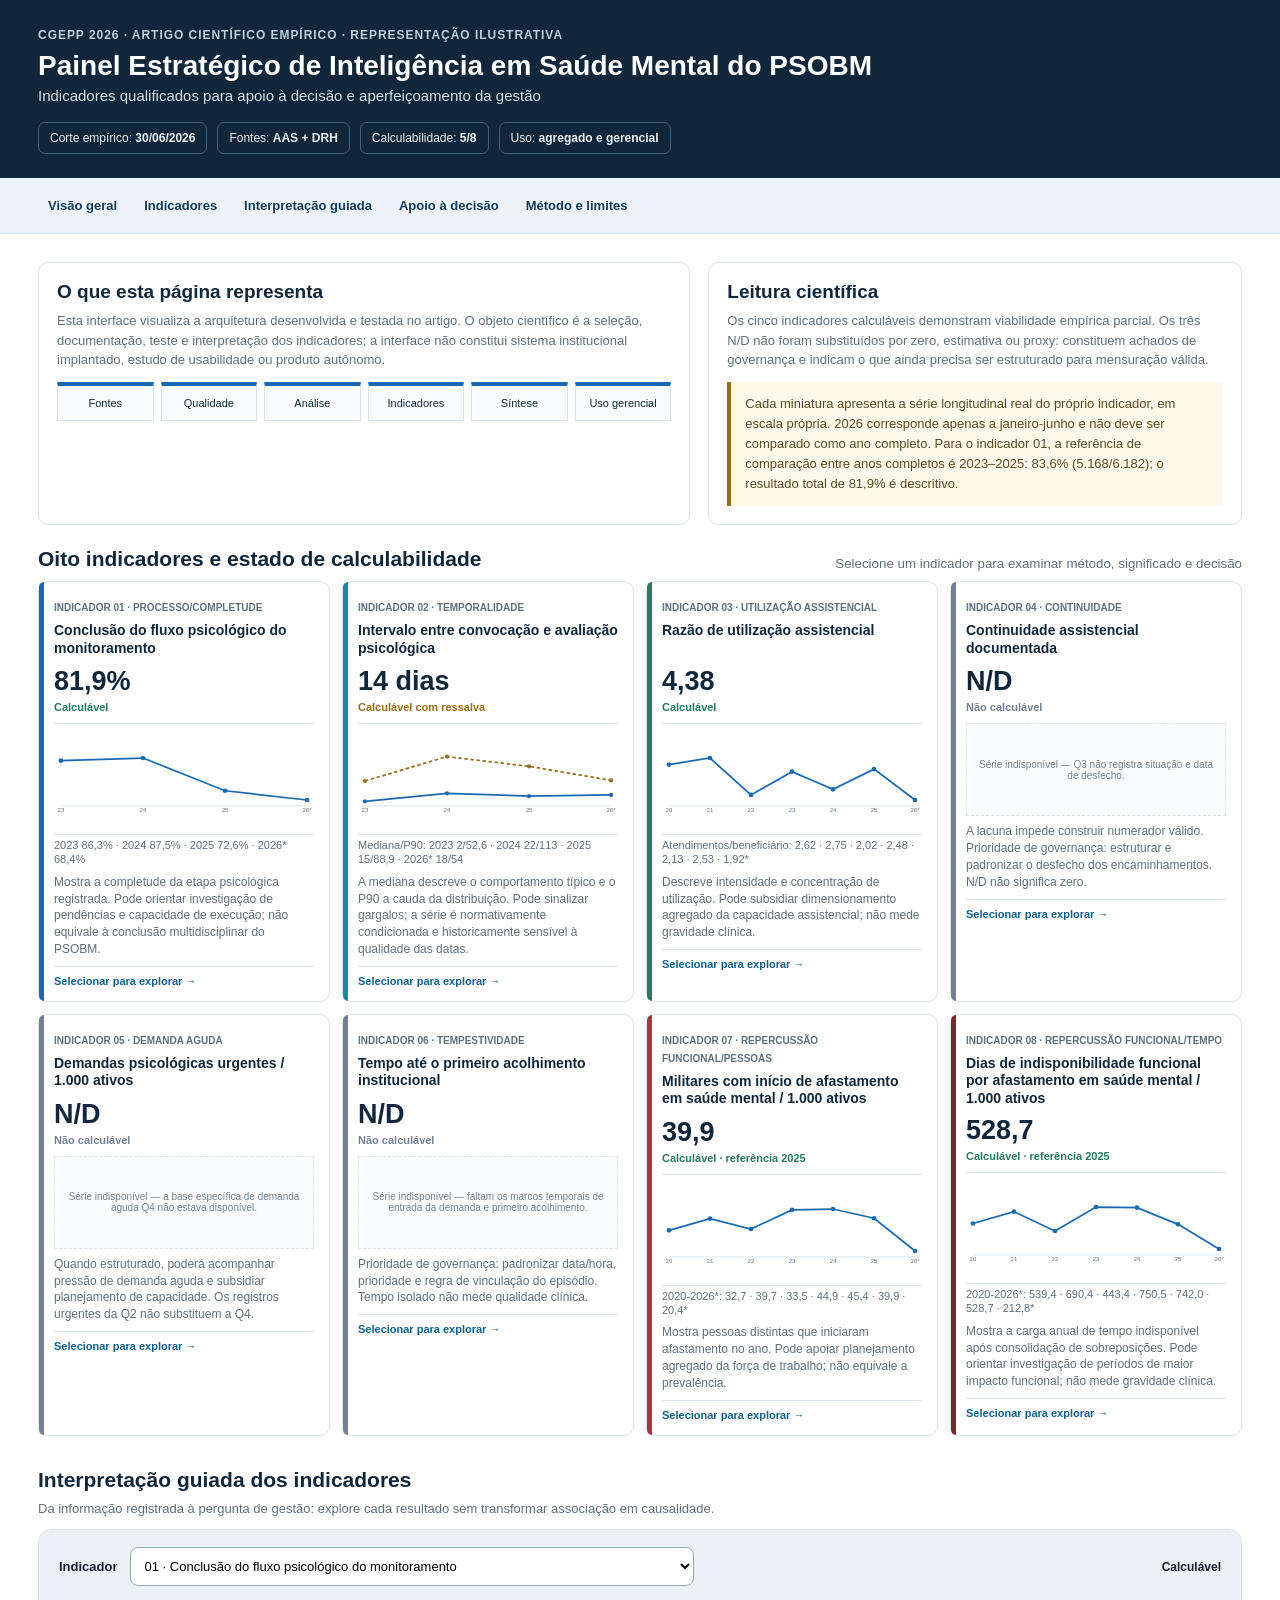
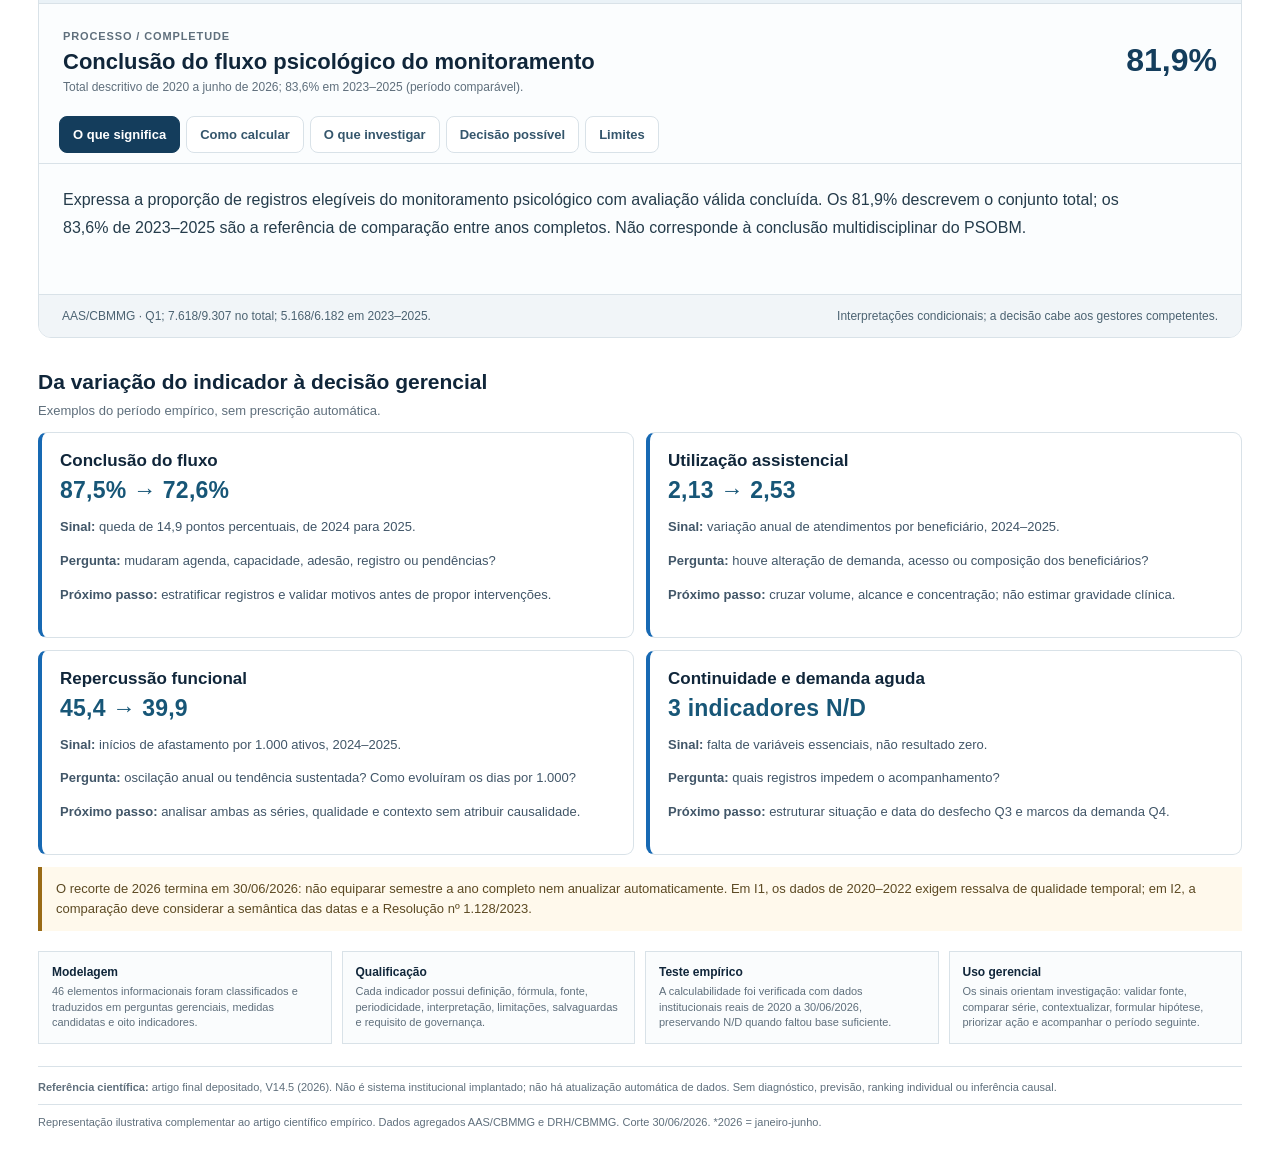
<file: v070.html>
<!doctype html>
<html lang="pt-BR">
<head>
<meta charset="utf-8">
<meta name="viewport" content="width=device-width,initial-scale=1">
<meta name="color-scheme" content="light">
<meta name="description" content="Representação ilustrativa da modelagem de indicadores qualificados do artigo científico empírico sobre saúde mental do PSOBM.">
<title>Representação ilustrativa - Indicadores qualificados do PSOBM</title>
<style>
:root{--ink:#10263a;--muted:#5f6f7c;--line:#d9e2e8;--bg:#f5f7f9;--card:#fff;--blue:#1769b3;--teal:#168aa1;--green:#267a5d;--red:#a7343f;--burg:#7f2530;--gray:#738292;--amber:#9a6b16}
*{box-sizing:border-box}body{margin:0;font-family:Arial,Helvetica,sans-serif;background:var(--bg);color:#17212b}.wrap{max-width:1580px;margin:0 auto;background:#fff;min-height:100vh}.head{background:var(--ink);color:#fff;padding:28px 38px 24px}.eyebrow{font-size:12px;letter-spacing:.08em;text-transform:uppercase;color:#bad0df;font-weight:700}.head h1{font-size:28px;line-height:1.15;margin:8px 0 5px}.head p{margin:0;color:#d5e1e9;font-size:15px}.meta{display:flex;gap:10px;flex-wrap:wrap;margin-top:18px}.meta span{border:1px solid #426177;border-radius:7px;padding:8px 11px;font-size:12px;color:#e9f0f5}.body{padding:28px 38px 34px}.intro{display:grid;grid-template-columns:1.1fr .9fr;gap:18px;margin-bottom:22px}.box{border:1px solid var(--line);background:#fff;border-radius:10px;padding:18px}.box h2{margin:0 0 8px;color:var(--ink);font-size:19px}.box p{margin:0;color:var(--muted);font-size:13px;line-height:1.5}.flow{display:grid;grid-template-columns:repeat(6,1fr);gap:7px;margin-top:12px}.flow span{border:1px solid var(--line);border-top:4px solid var(--blue);padding:11px 8px;text-align:center;font-size:11px;color:var(--ink);background:#fafcfd}.note{border-left:4px solid var(--amber);background:#fff9ec;padding:12px 14px;font-size:12px;color:#5c4a23;margin-top:12px}.subhead{display:flex;justify-content:space-between;align-items:end;gap:15px;margin:20px 0 10px}.subhead h2{margin:0;font-size:21px;color:var(--ink)}.subhead small{color:var(--muted)}.kpis{display:grid;grid-template-columns:repeat(4,1fr);gap:12px}.kpi{position:relative;border:1px solid var(--line);background:var(--card);border-radius:10px;padding:15px 15px 14px;min-height:305px}.kpi:before{content:"";position:absolute;left:0;top:0;bottom:0;width:5px;border-radius:10px 0 0 10px;background:var(--accent)}.code{font-size:10px;font-weight:700;color:var(--muted)}.kpi h3{font-size:14px;line-height:1.25;color:var(--ink);margin:7px 0 8px;min-height:36px}.value{font-size:27px;font-weight:700;color:var(--ink)}.status{font-size:11px;font-weight:700;margin-top:4px}.ok{color:var(--green)}.res{color:var(--amber)}.nd{color:var(--gray)}.kpi p{font-size:11px;color:var(--muted);line-height:1.4;margin:7px 0 0}.mini{height:93px;margin:10px 0 4px;border-top:1px solid var(--line);border-bottom:1px solid var(--line);padding:7px 0 3px}.mini svg{width:100%;height:78px;display:block}.chart-note{font-size:9px;color:var(--muted);line-height:1.25}.ndbox{height:93px;margin:10px 0 4px;border:1px dashed var(--line);display:flex;align-items:center;justify-content:center;text-align:center;padding:10px;font-size:10px;color:var(--gray);background:#fafcfd}.method{margin-top:20px;display:grid;grid-template-columns:repeat(4,1fr);gap:10px}.method article{border:1px solid var(--line);background:#fafcfd;padding:13px}.method b{display:block;color:var(--ink);font-size:12px}.method p{font-size:11px;color:var(--muted);margin:5px 0 0;line-height:1.4}.footer{margin-top:22px;border-top:1px solid var(--line);padding-top:14px;font-size:11px;color:var(--muted)}
@media(max-width:1100px){.kpis{grid-template-columns:repeat(2,1fr)}}
@media(max-width:900px){.intro{grid-template-columns:1fr}.flow{grid-template-columns:repeat(2,1fr)}.method{grid-template-columns:1fr 1fr}}
@media(max-width:560px){.head,.body{padding-left:18px;padding-right:18px}.kpis,.method{grid-template-columns:1fr}.flow{grid-template-columns:1fr}}


html{scroll-behavior:smooth}*:focus-visible{outline:3px solid #df902a;outline-offset:3px}.skip{position:absolute;top:-80px;left:10px;background:white;color:#10263a;padding:10px;z-index:20}.skip:focus{top:8px}.quick-nav{display:flex;flex-wrap:wrap;gap:7px;padding:12px 38px;border-bottom:1px solid var(--line);background:#edf3f7;position:sticky;top:0;z-index:5}.quick-nav a{color:#113c5a;text-decoration:none;font-size:13px;font-weight:700;border-radius:7px;padding:8px 10px}.quick-nav a:hover,.quick-nav a:focus{background:#d5e7f2}section[id],.subhead[id]{scroll-margin-top:80px}.kpi-interactive{cursor:pointer;transition:transform .16s,border-color .16s,box-shadow .16s}.kpi-interactive:hover,.kpi-interactive:focus{border-color:#2b6e9d;box-shadow:0 5px 18px #10263a18;transform:translateY(-2px)}.kpi-interactive:after{content:"Selecionar para explorar →";display:block;margin-top:8px;padding-top:8px;border-top:1px solid var(--line);font-size:11px;color:#0d608c;font-weight:700}.explore-lead{color:var(--muted);font-size:13px;line-height:1.6;margin:7px 0 0}.explore,.decision{margin-top:32px}.explore-shell{border:1px solid var(--line);border-radius:13px;background:#fbfdfe;overflow:hidden}.explore-tools{display:flex;gap:12px;align-items:center;flex-wrap:wrap;padding:17px 20px;background:#eaf2f7;border-bottom:1px solid var(--line)}.explore-tools label{font-weight:700;font-size:13px}.explore-tools select{padding:10px;border:1px solid #93aab9;border-radius:8px;background:#fff;max-width:100%;font:inherit;font-size:13px;min-width:250px}.explore-status{font-size:12px;font-weight:700;margin-left:auto}.explore-value{display:flex;justify-content:space-between;gap:20px;align-items:center;padding:22px 24px}.explore-value h3{font-size:22px;margin:5px 0 5px;color:var(--ink)}.explore-value p{font-size:12px;color:var(--muted);margin:0}.explore-value strong{font-size:32px;color:#143d5c;white-space:nowrap}.overline{text-transform:uppercase;letter-spacing:.08em;font-size:11px;color:#5f6f7c;font-weight:700}.tabs{display:flex;flex-wrap:wrap;gap:6px;padding:0 20px 10px;border-bottom:1px solid var(--line)}.tabs button{border:1px solid var(--line);padding:10px 13px;border-radius:8px;background:white;color:#35566c;cursor:pointer;font-size:13px;font-weight:700}.tabs button[aria-selected="true"]{background:#143d5c;color:white;border-color:#143d5c}.explain-body{font-size:16px;line-height:1.7;color:#253c4b;padding:22px 24px;min-height:130px;max-width:1150px}.explain-body p{margin:0}.explore-bottom{display:flex;justify-content:space-between;gap:18px;padding:14px 23px;background:#f1f5f8;border-top:1px solid var(--line);font-size:12px;color:#4c6372}.decision-grid{display:grid;grid-template-columns:repeat(2,minmax(0,1fr));gap:12px}.decision-grid article{background:#fff;border:1px solid var(--line);border-left:4px solid #1769b3;border-radius:9px;padding:18px}.decision-grid h3{margin:0 0 6px;color:var(--ink);font-size:17px}.decision-grid p{font-size:13px;line-height:1.6;color:#415668}.decision-delta{color:#175677;font-size:23px;font-weight:800;letter-spacing:.01em}.footer hr{border:0;border-top:1px solid var(--line);margin:11px 0}.chart-note{font-size:11px}.kpi p{font-size:12px}.mini{height:112px}.mini svg{height:96px}.note{font-size:13px;line-height:1.55}@media(max-width:900px){.decision-grid{grid-template-columns:1fr}}@media(max-width:560px){.quick-nav{padding:9px 15px}.quick-nav a{font-size:11px;padding:6px}.explore-value{display:block}.explore-value strong{display:block;margin-top:13px}.explore-tools select{min-width:0;width:100%}.explore-status{margin-left:0}.tabs{padding:8px}.tabs button{font-size:12px;padding:8px}.explore-bottom{display:block}.explore-bottom span{display:block;margin:5px 0}}@media print{.quick-nav,.skip,.explore-tools select,.tabs,.kpi-interactive:after{display:none!important}.wrap{max-width:none}.head,.body{padding:14px}.kpis{grid-template-columns:repeat(2,1fr)}.kpi{break-inside:avoid;min-height:230px}.decision-grid{grid-template-columns:repeat(2,1fr)}.decision article{break-inside:avoid}.explore-shell{break-inside:avoid}body{background:white}.head{-webkit-print-color-adjust:exact;print-color-adjust:exact}}
</style>
</head>
<body>
<a class="skip" href="#indicadores">Ir aos indicadores</a>
<div class="wrap">
<header class="head">
<div class="eyebrow">CGEPP 2026 · Artigo científico empírico · representação ilustrativa </div>
<h1>Painel Estratégico de Inteligência em Saúde Mental do PSOBM</h1>
<p>Indicadores qualificados para apoio à decisão e aperfeiçoamento da gestão</p>
<div class="meta"><span>Corte empírico: <b>30/06/2026</b></span><span>Fontes: <b>AAS + DRH</b></span><span>Calculabilidade: <b>5/8</b></span><span>Uso: <b>agregado e gerencial</b></span></div>
</header>
<nav class="quick-nav" aria-label="Navegação da página"><a href="#visao">Visão geral</a><a href="#indicadores">Indicadores</a><a href="#explorar">Interpretação guiada</a><a href="#decisao">Apoio à decisão</a><a href="#metodologia">Método e limites</a></nav>
<main class="body">
<section class="intro" id="visao">
<div class="box"><h2>O que esta página representa</h2><p>Esta interface visualiza a arquitetura desenvolvida e testada no artigo. O objeto científico é a seleção, documentação, teste e interpretação dos indicadores; a interface não constitui sistema institucional implantado, estudo de usabilidade ou produto autônomo.</p><div class="flow"><span>Fontes</span><span>Qualidade</span><span>Análise</span><span>Indicadores</span><span>Síntese</span><span>Uso gerencial</span></div></div>
<div class="box"><h2>Leitura científica</h2><p>Os cinco indicadores calculáveis demonstram viabilidade empírica parcial. Os três N/D não foram substituídos por zero, estimativa ou proxy: constituem achados de governança e indicam o que ainda precisa ser estruturado para mensuração válida.</p><div class="note">Cada miniatura apresenta a série longitudinal real do próprio indicador, em escala própria. 2026 corresponde apenas a janeiro-junho e não deve ser comparado como ano completo. Para o indicador 01, a referência de comparação entre anos completos é 2023–2025: 83,6% (5.168/6.182); o resultado total de 81,9% é descritivo.</div></div>
</section>
<div class="subhead" id="indicadores"><h2>Oito indicadores e estado de calculabilidade</h2><small>Selecione um indicador para examinar método, significado e decisão</small></div>
<section class="kpis">
<article class="kpi kpi-interactive" role="button" tabindex="0" aria-label="Explorar indicador 1" data-indicator="1" style="--accent:var(--blue)"><span class="code">INDICADOR 01 · PROCESSO/COMPLETUDE</span><h3>Conclusão do fluxo psicológico do monitoramento</h3><div class="value">81,9%</div><div class="status ok">Calculável</div><div class="mini" id="c1"></div><div class="chart-note">2023 86,3% · 2024 87,5% · 2025 72,6% · 2026* 68,4%</div><p>Mostra a completude da etapa psicológica registrada. Pode orientar investigação de pendências e capacidade de execução; não equivale à conclusão multidisciplinar do PSOBM.</p></article>
<article class="kpi kpi-interactive" role="button" tabindex="0" aria-label="Explorar indicador 2" data-indicator="2" style="--accent:var(--teal)"><span class="code">INDICADOR 02 · TEMPORALIDADE</span><h3>Intervalo entre convocação e avaliação psicológica</h3><div class="value">14 dias</div><div class="status res">Calculável com ressalva</div><div class="mini" id="c2"></div><div class="chart-note">Mediana/P90: 2023 2/52,6 · 2024 22/113 · 2025 15/88,9 · 2026* 18/54</div><p>A mediana descreve o comportamento típico e o P90 a cauda da distribuição. Pode sinalizar gargalos; a série é normativamente condicionada e historicamente sensível à qualidade das datas.</p></article>
<article class="kpi kpi-interactive" role="button" tabindex="0" aria-label="Explorar indicador 3" data-indicator="3" style="--accent:var(--green)"><span class="code">INDICADOR 03 · UTILIZAÇÃO ASSISTENCIAL</span><h3>Razão de utilização assistencial</h3><div class="value">4,38</div><div class="status ok">Calculável</div><div class="mini" id="c3"></div><div class="chart-note">Atendimentos/beneficiário: 2,62 · 2,75 · 2,02 · 2,48 · 2,13 · 2,53 · 1,92*</div><p>Descreve intensidade e concentração de utilização. Pode subsidiar dimensionamento agregado da capacidade assistencial; não mede gravidade clínica.</p></article>
<article class="kpi kpi-interactive" role="button" tabindex="0" aria-label="Explorar indicador 4" data-indicator="4" style="--accent:var(--gray)"><span class="code">INDICADOR 04 · CONTINUIDADE</span><h3>Continuidade assistencial documentada</h3><div class="value">N/D</div><div class="status nd">Não calculável</div><div class="ndbox">Série indisponível — Q3 não registra situação e data de desfecho.</div><p>A lacuna impede construir numerador válido. Prioridade de governança: estruturar e padronizar o desfecho dos encaminhamentos. N/D não significa zero.</p></article>
<article class="kpi kpi-interactive" role="button" tabindex="0" aria-label="Explorar indicador 5" data-indicator="5" style="--accent:var(--gray)"><span class="code">INDICADOR 05 · DEMANDA AGUDA</span><h3>Demandas psicológicas urgentes / 1.000 ativos</h3><div class="value">N/D</div><div class="status nd">Não calculável</div><div class="ndbox">Série indisponível — a base específica de demanda aguda Q4 não estava disponível.</div><p>Quando estruturado, poderá acompanhar pressão de demanda aguda e subsidiar planejamento de capacidade. Os registros urgentes da Q2 não substituem a Q4.</p></article>
<article class="kpi kpi-interactive" role="button" tabindex="0" aria-label="Explorar indicador 6" data-indicator="6" style="--accent:var(--gray)"><span class="code">INDICADOR 06 · TEMPESTIVIDADE</span><h3>Tempo até o primeiro acolhimento institucional</h3><div class="value">N/D</div><div class="status nd">Não calculável</div><div class="ndbox">Série indisponível — faltam os marcos temporais de entrada da demanda e primeiro acolhimento.</div><p>Prioridade de governança: padronizar data/hora, prioridade e regra de vinculação do episódio. Tempo isolado não mede qualidade clínica.</p></article>
<article class="kpi kpi-interactive" role="button" tabindex="0" aria-label="Explorar indicador 7" data-indicator="7" style="--accent:var(--red)"><span class="code">INDICADOR 07 · REPERCUSSÃO FUNCIONAL/PESSOAS</span><h3>Militares com início de afastamento em saúde mental / 1.000 ativos</h3><div class="value">39,9</div><div class="status ok">Calculável · referência 2025</div><div class="mini" id="c7"></div><div class="chart-note">2020-2026*: 32,7 · 39,7 · 33,5 · 44,9 · 45,4 · 39,9 · 20,4*</div><p>Mostra pessoas distintas que iniciaram afastamento no ano. Pode apoiar planejamento agregado da força de trabalho; não equivale a prevalência.</p></article>
<article class="kpi kpi-interactive" role="button" tabindex="0" aria-label="Explorar indicador 8" data-indicator="8" style="--accent:var(--burg)"><span class="code">INDICADOR 08 · REPERCUSSÃO FUNCIONAL/TEMPO</span><h3>Dias de indisponibilidade funcional por afastamento em saúde mental / 1.000 ativos</h3><div class="value">528,7</div><div class="status ok">Calculável · referência 2025</div><div class="mini" id="c8"></div><div class="chart-note">2020-2026*: 539,4 · 690,4 · 443,4 · 750,5 · 742,0 · 528,7 · 212,8*</div><p>Mostra a carga anual de tempo indisponível após consolidação de sobreposições. Pode orientar investigação de períodos de maior impacto funcional; não mede gravidade clínica.</p></article>
</section>
<section class="explore" id="explorar" aria-labelledby="exploreTitle">
<div class="subhead"><div><h2 id="exploreTitle">Interpretação guiada dos indicadores</h2><p class="explore-lead">Da informação registrada à pergunta de gestão: explore cada resultado sem transformar associação em causalidade.</p></div></div>
<div class="explore-shell">
<div class="explore-tools"><label for="selIndicador">Indicador</label><select id="selIndicador" aria-label="Escolher indicador"></select><div class="explore-status" id="exploreStatus"></div></div>
<div class="explore-value"><div><span class="overline" id="exploreGroup">Dimensão</span><h3 id="exploreName">Indicador</h3><p id="explorePeriod"></p></div><strong id="exploreNumber" aria-live="polite"></strong></div>
<div class="tabs" role="tablist" aria-label="Dimensões da interpretação"><button type="button" role="tab" aria-selected="true" aria-controls="explainBody" data-section="meaning" id="tab-meaning">O que significa</button><button type="button" role="tab" aria-selected="false" aria-controls="explainBody" data-section="formula" id="tab-formula">Como calcular</button><button type="button" role="tab" aria-selected="false" aria-controls="explainBody" data-section="investigate" id="tab-investigate">O que investigar</button><button type="button" role="tab" aria-selected="false" aria-controls="explainBody" data-section="action" id="tab-action">Decisão possível</button><button type="button" role="tab" aria-selected="false" aria-controls="explainBody" data-section="limits" id="tab-limits">Limites</button></div>
<div class="explain-body" id="explainBody" role="tabpanel" aria-labelledby="tab-meaning" tabindex="0" aria-live="polite"></div>
<div class="explore-bottom"><span id="exploreSource"></span><span>Interpretações condicionais; a decisão cabe aos gestores competentes.</span></div>
</div>
</section>
<section id="decisao" class="decision" aria-labelledby="decisionTitle">
<div class="subhead"><div><h2 id="decisionTitle">Da variação do indicador à decisão gerencial</h2><p class="explore-lead">Exemplos do período empírico, sem prescrição automática.</p></div></div>
<div class="decision-grid"><article><h3>Conclusão do fluxo</h3><div class="decision-delta">87,5% → 72,6%</div><p><b>Sinal:</b> queda de 14,9 pontos percentuais, de 2024 para 2025.</p><p><b>Pergunta:</b> mudaram agenda, capacidade, adesão, registro ou pendências?</p><p><b>Próximo passo:</b> estratificar registros e validar motivos antes de propor intervenções.</p></article>
<article><h3>Utilização assistencial</h3><div class="decision-delta">2,13 → 2,53</div><p><b>Sinal:</b> variação anual de atendimentos por beneficiário, 2024–2025.</p><p><b>Pergunta:</b> houve alteração de demanda, acesso ou composição dos beneficiários?</p><p><b>Próximo passo:</b> cruzar volume, alcance e concentração; não estimar gravidade clínica.</p></article>
<article><h3>Repercussão funcional</h3><div class="decision-delta">45,4 → 39,9</div><p><b>Sinal:</b> inícios de afastamento por 1.000 ativos, 2024–2025.</p><p><b>Pergunta:</b> oscilação anual ou tendência sustentada? Como evoluíram os dias por 1.000?</p><p><b>Próximo passo:</b> analisar ambas as séries, qualidade e contexto sem atribuir causalidade.</p></article>
<article><h3>Continuidade e demanda aguda</h3><div class="decision-delta">3 indicadores N/D</div><p><b>Sinal:</b> falta de variáveis essenciais, não resultado zero.</p><p><b>Pergunta:</b> quais registros impedem o acompanhamento?</p><p><b>Próximo passo:</b> estruturar situação e data do desfecho Q3 e marcos da demanda Q4.</p></article></div>
<div class="note" role="note">O recorte de 2026 termina em 30/06/2026: não equiparar semestre a ano completo nem anualizar automaticamente. Em I1, os dados de 2020–2022 exigem ressalva de qualidade temporal; em I2, a comparação deve considerar a semântica das datas e a Resolução nº 1.128/2023.</div>
</section>
<section class="method" id="metodologia">
<article><b>Modelagem</b><p>46 elementos informacionais foram classificados e traduzidos em perguntas gerenciais, medidas candidatas e oito indicadores.</p></article>
<article><b>Qualificação</b><p>Cada indicador possui definição, fórmula, fonte, periodicidade, interpretação, limitações, salvaguardas e requisito de governança.</p></article>
<article><b>Teste empírico</b><p>A calculabilidade foi verificada com dados institucionais reais de 2020 a 30/06/2026, preservando N/D quando faltou base suficiente.</p></article>
<article><b>Uso gerencial</b><p>Os sinais orientam investigação: validar fonte, comparar série, contextualizar, formular hipótese, priorizar ação e acompanhar o período seguinte.</p></article>
</section>
<div class="footer"><strong>Referência científica:</strong> artigo final depositado, V14.5 (2026). Não é sistema institucional implantado; não há atualização automática de dados. Sem diagnóstico, previsão, ranking individual ou inferência causal.<hr>Representação ilustrativa complementar ao artigo científico empírico. Dados agregados AAS/CBMMG e DRH/CBMMG. Corte 30/06/2026. *2026 = janeiro-junho.</div>
</main>
</div>
<script>
function svgEl(n,a){const e=document.createElementNS('http://www.w3.org/2000/svg',n);Object.entries(a||{}).forEach(([k,v])=>e.setAttribute(k,v));return e}
function lineChart(id,labels,values){const host=document.getElementById(id),w=300,h=78,p=8;const svg=svgEl('svg',{viewBox:`0 0 ${w} ${h}`,role:'img','aria-label':'Série longitudinal'});let mn=Math.min(...values),mx=Math.max(...values);if(mn===mx){mn-=1;mx+=1}const pad=(mx-mn)*.14;mn-=pad;mx+=pad;const X=i=>p+i*(w-2*p)/(values.length-1),Y=v=>h-p-(v-mn)*(h-2*p)/(mx-mn);svg.appendChild(svgEl('line',{x1:p,y1:h-p,x2:w-p,y2:h-p,stroke:'#d9e2e8','stroke-width':'1'}));const pts=values.map((v,i)=>`${X(i)},${Y(v)}`).join(' ');svg.appendChild(svgEl('polyline',{points:pts,fill:'none',stroke:'#1769b3','stroke-width':'2'}));values.forEach((v,i)=>svg.appendChild(svgEl('circle',{cx:X(i),cy:Y(v),r:'2.7',fill:'#1769b3'})));labels.forEach((l,i)=>{const t=svgEl('text',{x:X(i),y:h-0.5,'text-anchor':'middle','font-size':'7',fill:'#5f6f7c'});t.textContent=l;svg.appendChild(t)});host.appendChild(svg)}
function dualChart(id,labels,a,b){const host=document.getElementById(id),w=300,h=78,p=8,all=[...a,...b];let mn=Math.min(...all),mx=Math.max(...all);const pad=(mx-mn)*.1;mn-=pad;mx+=pad;const X=i=>p+i*(w-2*p)/(a.length-1),Y=v=>h-p-(v-mn)*(h-2*p)/(mx-mn);const svg=svgEl('svg',{viewBox:`0 0 ${w} ${h}`,role:'img','aria-label':'Mediana e P90'});svg.appendChild(svgEl('line',{x1:p,y1:h-p,x2:w-p,y2:h-p,stroke:'#d9e2e8','stroke-width':'1'}));const draw=(vals,stroke,dash)=>{const pts=vals.map((v,i)=>`${X(i)},${Y(v)}`).join(' ');const pl=svgEl('polyline',{points:pts,fill:'none',stroke,'stroke-width':'2'});if(dash)pl.setAttribute('stroke-dasharray','4 3');svg.appendChild(pl);vals.forEach((v,i)=>svg.appendChild(svgEl('circle',{cx:X(i),cy:Y(v),r:'2.4',fill:stroke})))};draw(a,'#1769b3',false);draw(b,'#9a6b16',true);labels.forEach((l,i)=>{const t=svgEl('text',{x:X(i),y:h-0.5,'text-anchor':'middle','font-size':'7',fill:'#5f6f7c'});t.textContent=l;svg.appendChild(t)});host.appendChild(svg)}
lineChart('c1',['23','24','25','26*'],[86.3,87.5,72.6,68.4]);
dualChart('c2',['23','24','25','26*'],[2,22,15,18],[52.6,113,88.9,54]);
lineChart('c3',['20','21','22','23','24','25','26*'],[2.62,2.75,2.02,2.48,2.13,2.53,1.92]);
lineChart('c7',['20','21','22','23','24','25','26*'],[32.7,39.7,33.5,44.9,45.4,39.9,20.4]);
lineChart('c8',['20','21','22','23','24','25','26*'],[539.4,690.4,443.4,750.5,742.0,528.7,212.8]);

const FICHAS=[
{n:1,grupo:"Processo / completude",titulo:"Conclusão do fluxo psicológico do monitoramento",valor:"81,9%",periodo:"Total descritivo de 2020 a junho de 2026; 83,6% em 2023–2025 (período comparável).",fonte:"AAS/CBMMG · Q1; 7.618/9.307 no total; 5.168/6.182 em 2023–2025.",estado:"Calculável",meaning:"Expressa a proporção de registros elegíveis do monitoramento psicológico com avaliação válida concluída. Os 81,9% descrevem o conjunto total; os 83,6% de 2023–2025 são a referência de comparação entre anos completos. Não corresponde à conclusão multidisciplinar do PSOBM.",formula:"Registros concluídos com avaliação válida ÷ registros elegíveis × 100. Exemplo global: 7.618 ÷ 9.307 × 100 = 81,9%. Os 987 registros de 2020–2022 aparecem como concluídos, padrão que exige ressalva histórica.",investigate:"Queda de 87,5% em 2024 para 72,6% em 2025: verificar agenda, capacidade de atendimento, adesão, pendências, critérios de elegibilidade e qualidade das datas. O valor de 2026 pode estar afetado pelo corte temporal.",action:"Examinar pendências e capacidade de execução, propor melhoria do fluxo de monitoramento e acompanhar períodos subsequentes após controlar a qualidade do registro.",limits:"Não equivale a qualidade clínica, diagnóstico, conclusão multidisciplinar ou desempenho individual. Comparações de 2020–2022 exigem ressalva; 2026 é parcial."},
{n:2,grupo:"Temporalidade / monitoramento",titulo:"Intervalo entre convocação e avaliação psicológica",valor:"14 dias",periodo:"Mediana total; média de 32,2 dias e P90 de 79,0 dias.",fonte:"AAS/CBMMG · Q1; registros concluídos com ambas as datas válidas.",estado:"Calculável com ressalva",meaning:"A mediana de 14 dias divide a distribuição observada ao meio; o P90 de 79 dias mostra a cauda dos intervalos. A média de 32,2 dias é afetada por intervalos longos. A leitura normativa é contextual: menor tempo não é automaticamente melhor.",formula:"Para cada registro elegível, intervalo = data da avaliação − data da convocação, em dias (não negativo). Resumir os intervalos válidos por média, mediana e percentil 90; não estimar mediana por total de dias ÷ total de casos.",investigate:"Comparar a distribuição de 2023 em diante, auditar semântica das datas, zeros históricos e remarcações. A Resolução nº 1.128/2023 prevê antecedência mínima de 15 dias na convocação, mas a série não comprova conformidade isoladamente.",action:"Auditar os marcos temporais e investigar concentração de intervalos prolongados antes de revisar rotinas de convocação ou capacidade.",limits:"2020–2022 tiveram 97,0% de intervalos iguais a zero entre registros concluídos; faltou data de avaliação em 13,7% da Q1. Não usar o indicador sozinho como taxa de conformidade ou qualidade clínica."},
{n:3,grupo:"Utilização assistencial",titulo:"Razão de utilização assistencial",valor:"4,38",periodo:"Global 2020–junho/2026; mediana individual 2 e P90 8 atendimentos.",fonte:"AAS/CBMMG · Q2; 37.604 atendimentos válidos / 8.579 beneficiários distintos.",estado:"Calculável",meaning:"Em todo o período, a razão foi de 4,38 atendimentos por beneficiário único. Isso expressa utilização agregada, não gravidade de transtornos. Os 10% mais frequentes concentraram 49,7% dos registros.",formula:"Atendimentos psicológicos válidos da Q2 ÷ beneficiários distintos por chave técnica não nominal no mesmo período. No total: 37.604 ÷ 8.579 = 4,38. Não somar beneficiários únicos anuais para obter pessoas únicas globais.",investigate:"Uma variação pode representar mudança de acesso, cobertura, oferta, recorrência, composição da população assistida ou registro. Confrontar atendimentos, beneficiários, concentração e efetivo.",action:"Apoiar dimensionamento da capacidade assistencial e examinar concentração de utilização, com dados agregados e proteção da identidade.",limits:"Frequência de atendimento não mede gravidade clínica, necessidade terapêutica individual nem desempenho profissional."},
{n:4,grupo:"Continuidade assistencial",titulo:"Continuidade assistencial documentada",valor:"N/D",periodo:"Q3 contém 1.188 encaminhamentos, mas sem situação/data de desfecho suficientes.",fonte:"AAS/CBMMG · Q3 (encaminhamentos).",estado:"Não calculável",meaning:"Há registros de encaminhamento, mas não é possível saber qual proporção teve continuidade efetivamente documentada. N/D revela uma lacuna de governança e não pode ser interpretado como zero.",formula:"Previsto: encaminhamentos elegíveis com desfecho documentado ÷ encaminhamentos elegíveis × 100. O numerador não existe de forma válida nos dados; por isso o cálculo não foi executado.",investigate:"Quais atributos de desfecho precisam ser inseridos na Q3? Há padronização de situação e data de conclusão e vínculo entre encaminhamento e atendimento?",action:"Estruturar e validar campos de situação e data de desfecho antes de pactuar monitoramento da continuidade.",limits:"Não confundir volume de encaminhamentos com acesso efetivo ou conclusão do cuidado. Nenhuma estimativa foi produzida."},
{n:5,grupo:"Demanda aguda",titulo:"Demandas psicológicas urgentes por 1.000 ativos",valor:"N/D",periodo:"Fonte específica Q4 indisponível no recorte.",fonte:"AAS/CBMMG · Q4 (indisponível) + DRH/CBMMG (denominador).",estado:"Não calculável",meaning:"Este indicador poderia dimensionar pressão de demanda psicológica aguda em relação ao efetivo. Os 294 registros classificados como urgentes na Q2 não substituem a Q4.",formula:"Previsto: número de demandas psicológicas urgentes válidas da Q4 ÷ efetivo médio ativo do período × 1.000. Sem numerador específico, resultado = N/D.",investigate:"Definição uniforme de episódio, prioridade, entrada, deduplicação e período; governança do registro da demanda aguda.",action:"Estruturar o registro Q4 e, somente após teste de qualidade, usar a série para avaliar necessidade de capacidade de resposta.",limits:"Não inferir pressão aguda real a partir de marcadores de urgência da Q2 ou de atendimentos gerais."},
{n:6,grupo:"Tempestividade / demanda aguda",titulo:"Tempo até o primeiro acolhimento institucional",valor:"N/D",periodo:"Marcos de entrada e primeiro acolhimento na Q4 indisponíveis.",fonte:"AAS/CBMMG · Q4 (indisponível).",estado:"Não calculável",meaning:"A futura medida descreve o intervalo entre demanda registrada e primeiro acolhimento institucional. A inexistência dos dois marcos impede avaliar a tempestividade.",formula:"Previsto: data/hora do primeiro acolhimento − data/hora de entrada da demanda, agrupado por período e prioridade. Sem os marcos temporais válidos, resultado = N/D.",investigate:"Quais rotinas registram entrada, prioridade, primeiro acolhimento e vinculação do episódio? Houve alteração dos fluxos operacionais?",action:"Padronizar registro de entrada e acolhimento para permitir análise de gargalos, resguardando a competência dos serviços.",limits:"Tempo isolado não expressa qualidade clínica; não estabelecer ranqueamento ou comparação de casos individuais."},
{n:7,grupo:"Repercussão funcional / pessoas",titulo:"Militares com início de afastamento em saúde mental por 1.000 ativos",valor:"39,9",periodo:"2025: 241 militares distintos / 6.041 ativos médios; 2026 é parcial.",fonte:"AAS/CBMMG · Q5 + DRH/CBMMG; série 2020–junho/2026.",estado:"Calculável",meaning:"O indicador conta pessoas distintas que iniciaram pelo menos um afastamento no ano, normalizadas pelo efetivo ativo. Não corresponde à prevalência de transtornos nem a todos que permaneceram afastados naquele ano.",formula:"Militares distintos com afastamento iniciado no ano ÷ efetivo médio ativo do mesmo ano × 1.000. Exemplo 2025: 241 ÷ 6.041 × 1.000 = 39,9.",investigate:"Comparar períodos completos e a consistência da chave não nominal; diferenciar quantidade de pessoas, eventos e dias. A redução de 45,4 em 2024 para 39,9 em 2025 não demonstra melhora clínica.",action:"Planejar medidas agregadas de prevenção, capacidade e retorno ao trabalho, condicionadas a contexto e validação da série.",limits:"Eventos iniciados em anos anteriores não entram no numerador anual, embora dias possam compor o indicador 08. Sem ranking, inferência causal ou diagnóstico coletivo."},
{n:8,grupo:"Repercussão funcional / tempo",titulo:"Dias de indisponibilidade funcional por afastamento em saúde mental por 1.000 ativos",valor:"528,7",periodo:"2025: 3.194 dias únicos / 6.041 ativos médios; 2026 é parcial.",fonte:"AAS/CBMMG · Q5 + DRH/CBMMG; série 2020–junho/2026.",estado:"Calculável",meaning:"Quantifica a carga de tempo indisponível no ano, consolidando sobreposições do mesmo militar. Complementa o indicador 07: número de pessoas e volume de dias respondem a questões diferentes.",formula:"Dias únicos de indisponibilidade no ano, após fusão de sobreposições da mesma chave técnica ÷ efetivo médio ativo do ano × 1.000. Exemplo 2025: 3.194 ÷ 6.041 × 1.000 = 528,7.",investigate:"Examinar regras de datas, continuidade de afastamentos iniciados em anos anteriores, sobreposições, mudanças administrativas e série histórica.",action:"Subsidiar planejamento da disponibilidade da força de trabalho e monitorar a carga funcional agregada no tempo.",limits:"Dias não são medidas de gravidade clínica nem prova de causalidade ocupacional. Comparações devem considerar a regra de consolidação e o período parcial."}
];
let selected=1, section="meaning";
function fichaById(n){return FICHAS.find(f=>f.n===Number(n))||FICHAS[0]}
function renderFicha(){
const f=fichaById(selected);
document.getElementById("selIndicador").value=String(f.n);
document.getElementById("exploreGroup").textContent=f.grupo;
document.getElementById("exploreName").textContent=f.titulo;
document.getElementById("explorePeriod").textContent=f.periodo;
document.getElementById("exploreNumber").textContent=f.valor;
document.getElementById("exploreSource").textContent=f.fonte;
document.getElementById("exploreStatus").textContent=f.estado;
const p=document.createElement("p");p.textContent=f[section];
const body=document.getElementById("explainBody");body.replaceChildren(p);
document.querySelectorAll(".tabs [role=tab]").forEach(b=>{
const active=b.dataset.section===section;b.setAttribute("aria-selected",String(active));b.tabIndex=active?0:-1;
});body.setAttribute("aria-labelledby","tab-"+section);
document.querySelectorAll("[data-indicator]").forEach(card=>card.setAttribute("aria-pressed",String(Number(card.dataset.indicator)===f.n)));
}
(function startGuia(){
const select=document.getElementById("selIndicador");if(!select)return;
FICHAS.forEach(f=>{const o=document.createElement("option");o.value=String(f.n);o.textContent=String(f.n).padStart(2,"0")+" · "+f.titulo;select.appendChild(o)});
function choose(n,scroll){selected=Number(n);section="meaning";renderFicha();if(scroll){document.getElementById("explorar").scrollIntoView({behavior:"smooth",block:"start"});document.getElementById("selIndicador").focus({preventScroll:true})}}
select.addEventListener("change",()=>choose(select.value,false));
document.querySelectorAll("[data-indicator]").forEach(card=>{card.addEventListener("click",()=>choose(card.dataset.indicator,true));card.addEventListener("keydown",e=>{if(e.key==="Enter"||e.key===" "){e.preventDefault();choose(card.dataset.indicator,true)}})});
document.querySelectorAll(".tabs [role=tab]").forEach(tab=>tab.addEventListener("click",()=>{section=tab.dataset.section;renderFicha();tab.focus()}));
const fromHash=location.hash.match(/^#indicador-0?([1-8])$/);if(fromHash)selected=Number(fromHash[1]);
renderFicha();
})();

</script>
</body>
</html>
</file>
